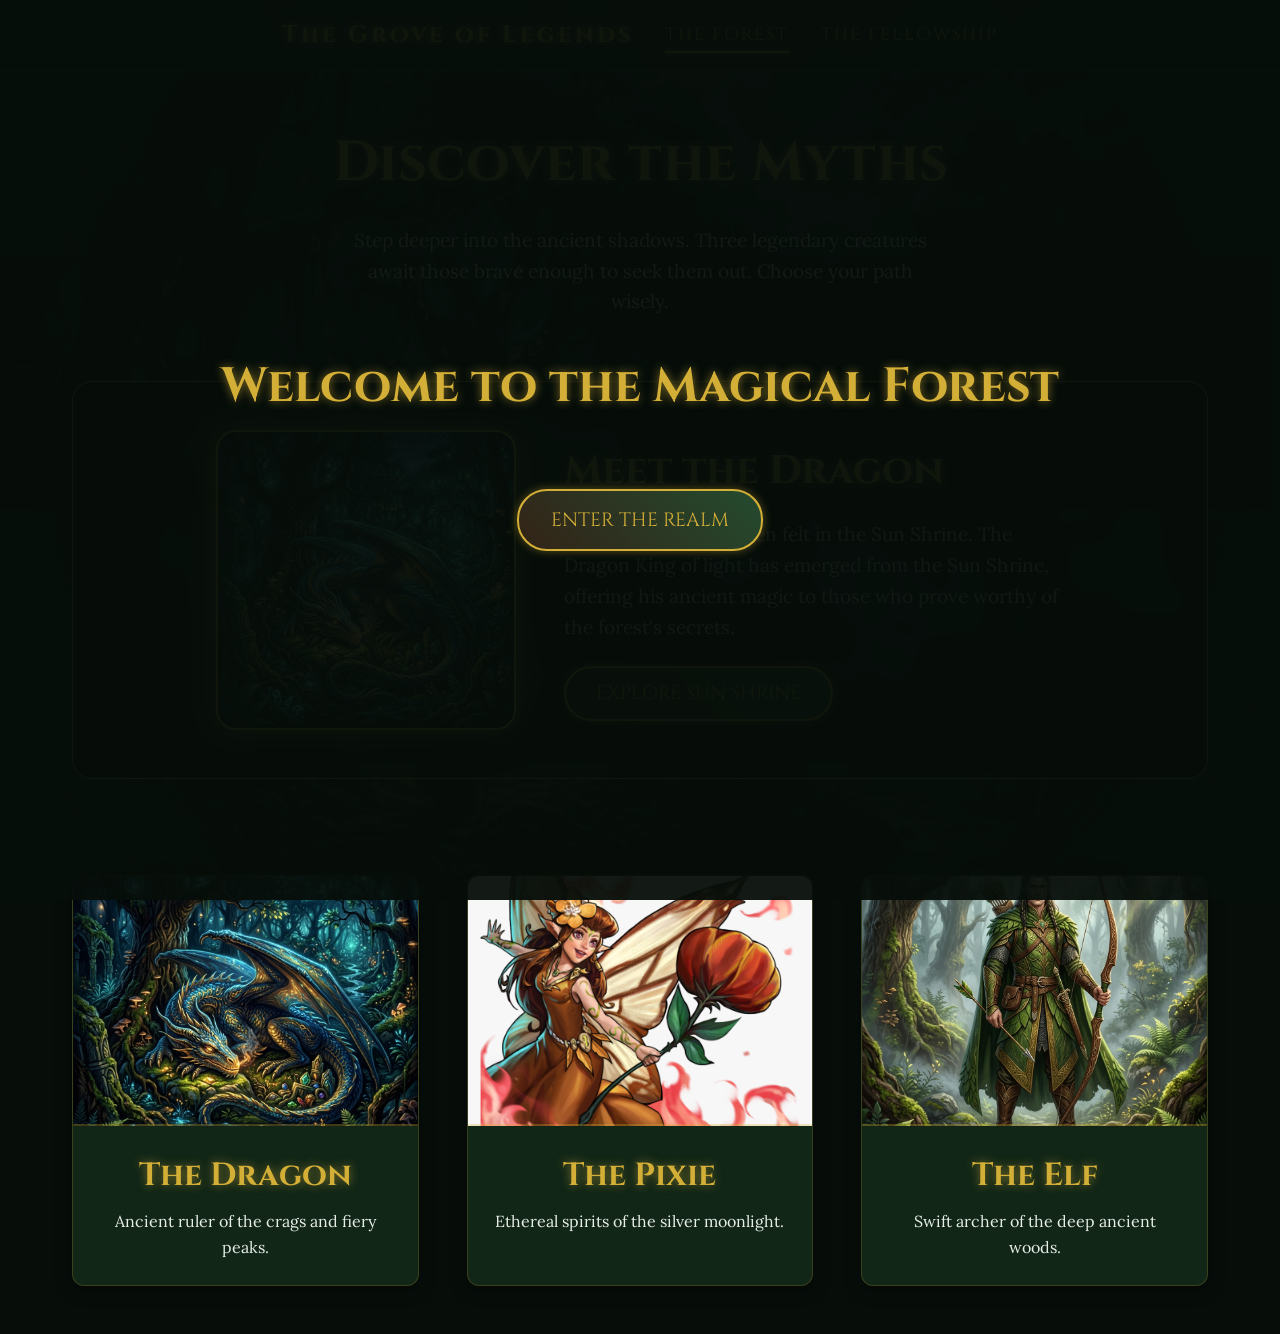
<file: index.html>
<!DOCTYPE html>
<html lang="en">
<head>
    <meta charset="UTF-8">
    <meta name="viewport" content="width=device-width, initial-scale=1.0">
    <title>The Magical Forest - Fantasy Realm</title>
    <meta name="description" content="Explore the dark magical forest and discover mythical fantasy creatures.">
    <link rel="stylesheet" href="css/style.css">
    <style>
        .magical-bg-container {
            background-image: url('images/forest.png');
        }
        
        .enter-forest-overlay {
            position: fixed;
            top: 0; left: 0; width: 100%; height: 100%;
            background: rgba(7, 14, 10, 0.95);
            z-index: 2000;
            display: flex;
            flex-direction: column;
            justify-content: center;
            align-items: center;
            transition: opacity 1s ease;
        }

        .enter-forest-overlay.hidden {
            opacity: 0;
            pointer-events: none;
        }
    </style>
</head>
<body class="page-transition">

    <!-- Pre-interaction overlay for audio playback policy -->
    <div id="enter-overlay" class="enter-forest-overlay">
        <h1 class="cinzel" style="font-size: 3rem; margin-bottom: 2rem; text-align: center;">Welcome to the Magical Forest</h1>
        <button id="enter-btn" class="btn-magic">Enter the Realm</button>
    </div>

    <!-- Background Audio -->
    <audio id="forest-audio" loop>
        <source src="mixkit-forest-walk-607.mp3" type="audio/mpeg">
    </audio>

    <div class="magical-bg-container"></div>
    <div class="overlay"></div>
    <div class="mist"></div>
    <div class="mist slow"></div>
    
    <div id="particles-container"></div>

    <nav>
        <span class="cinzel" style="font-size: 1.5rem; letter-spacing: 3px; color: var(--gold); text-shadow: 0 0 10px var(--gold);">The Grove of Legends</span>
        <a href="index.html" class="active">The Forest</a>
        <a href="team.html">The Fellowship</a>
    </nav>

    <main>
        <header class="hero">
            <h1>Discover the Myths</h1>
            <p>Step deeper into the ancient shadows. Three legendary creatures await those brave enough to seek them out. Choose your path wisely.</p>
        </header>

        <!-- New Featured Spotlight Section -->
        <section class="featured-creature" style="margin-bottom: 4rem; display: flex; align-items: center; justify-content: center; gap: 3rem; background: rgba(0,0,0,0.4); padding: 3rem; border-radius: 20px; border: 1px solid var(--gold); backdrop-filter: blur(10px);">
            <div class="featured-img" style="width: 300px; height: 300px; border-radius: 20px; background-image: url('images/dragon.png'); background-size: cover; background-position: center; border: 2px solid var(--gold); box-shadow: 0 0 30px var(--gold-glow);"></div>
            <div class="featured-text" style="max-width: 500px;">
                <h2 class="cinzel" style="color: var(--gold); font-size: 2.5rem; margin-bottom: 1rem;">Meet the Dragon</h2>
                <p style="font-size: 1.2rem; line-height: 1.6; opacity: 0.9;">A old presence has been felt in the Sun Shrine. The Dragon King of light has emerged from the Sun Shrine, offering his ancient magic to those who prove worthy of the forest's secrets.</p>
                <a href="dragon/index.html" class="btn-magic" style="display: inline-block; margin-top: 1.5rem; padding: 10px 30px; text-decoration: none;">Explore Sun Shrine</a>
            </div>
        </section>

        <section class="creature-grid">
            <a href="dragon/index.html" class="card">
                <div class="card-img" style="background-image: url('images/dragon.png');"></div>
                <div class="card-content">
                    <h2 class="cinzel">The Dragon</h2>
                    <p>Ancient ruler of the crags and fiery peaks.</p>
                </div>
            </a>
            
            <a href="pixies/index.html" class="card">
                <div class="card-img" style="background-image: url('images/pixie.png');"></div>
                <div class="card-content">
                    <h2 class="cinzel">The Pixie</h2>
                    <p>Ethereal spirits of the silver moonlight.</p>
                </div>
            </a>

            <a href="elf/index.html" class="card">
                <div class="card-img" style="background-image: url('images/elf.png');"></div>
                <div class="card-content">
                    <h2 class="cinzel">The Elf</h2>
                    <p>Swift archer of the deep ancient woods.</p>
                </div>
            </a>
        </section>
    </main>

    <script>
        // Enter Overlay and Audio Logic
        const enterOverlay = document.getElementById('enter-overlay');
        const enterBtn = document.getElementById('enter-btn');
        const forestAudio = document.getElementById('forest-audio');

        enterBtn.addEventListener('click', () => {
            enterOverlay.classList.add('hidden');
            // Try to play audio
            forestAudio.volume = 0.4;
            forestAudio.play().catch(e => console.log("Audio play failed:", e));
            
            // Remove overlay from DOM after transition
            setTimeout(() => {
                enterOverlay.style.display = 'none';
            }, 1000);
        });

        // Generate glowing particles (Fireflies)
        const particlesContainer = document.getElementById('particles-container');
        const numParticles = 40;

        for (let i = 0; i < numParticles; i++) {
            const particle = document.createElement('div');
            particle.classList.add('particle');
            
            // Random positioning
            particle.style.left = Math.random() * 100 + 'vw';
            particle.style.top = Math.random() * 100 + 'vh';
            
            // Random animation delay and duration to make it look organic
            particle.style.animationDelay = (Math.random() * 4) + 's';
            particle.style.animationDuration = (Math.random() * 3 + 2) + 's';
            
            particlesContainer.appendChild(particle);
        }
    </script>
</body>
</html>
</file>
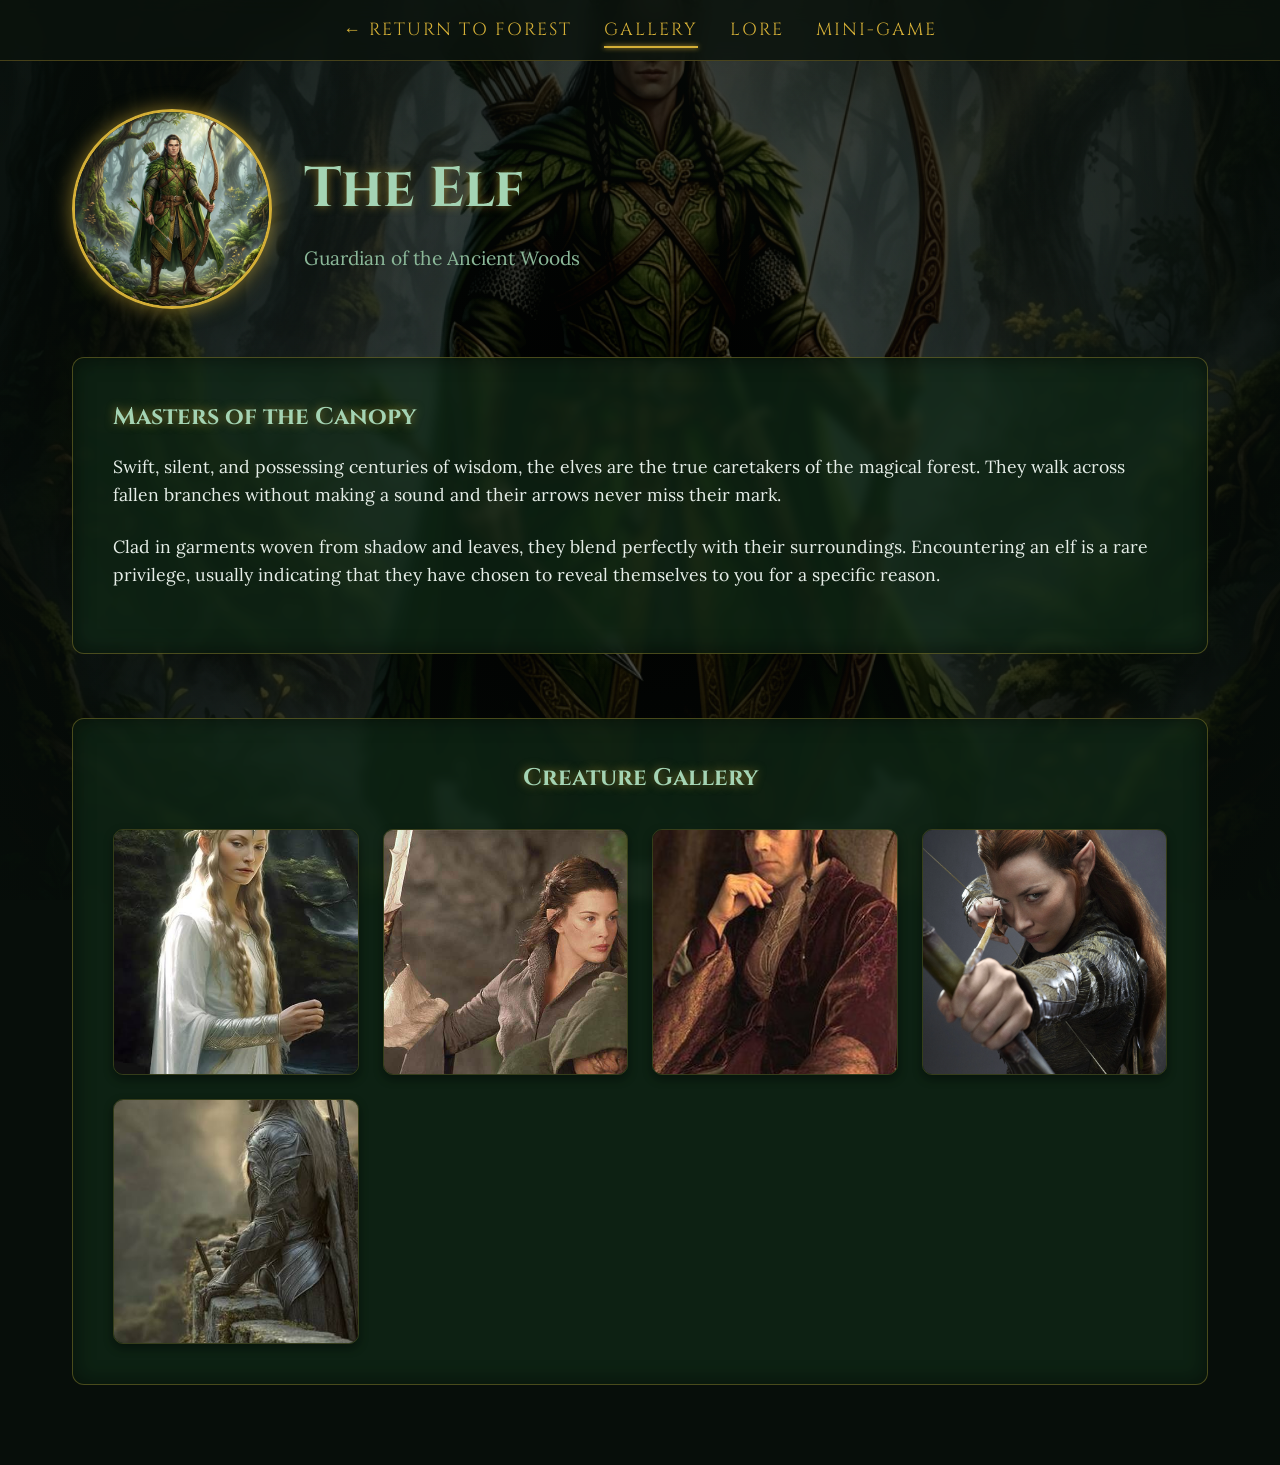
<file: elf/index.html>
<!DOCTYPE html>
<html lang="en">
<head>
    <meta charset="UTF-8">
    <meta name="viewport" content="width=device-width, initial-scale=1.0">
    <title>The Elf - Gallery</title>
    <link rel="stylesheet" href="../css/style.css">
    <style>
        .magical-bg-container {
            background-image: url('../images/elf.png');
            filter: brightness(0.4) contrast(1.1);
        }
    </style>
</head>
<body class="page-transition">

    <div class="magical-bg-container"></div>
    <div class="overlay"></div>
    <div class="mist"></div>

    <nav>
        <a href="../index.html">← Return to Forest</a>
        <a href="index.html" class="active">Gallery</a>
        <a href="info.html">Lore</a>
        <a href="game.html">Mini-Game</a>
    </nav>

    <main>
        <div class="creature-header">
            <img src="../images/elf.png" alt="Woodland Elf Archer">
            <div>
                <h1 class="cinzel" style="font-size: 3.5rem; margin-bottom: 0.5rem; color: #a4d4b4;">The Elf</h1>
                <p style="font-size: 1.2rem; color: #8bb899;">Guardian of the Ancient Woods</p>
            </div>
        </div>

        <div class="content-box">
            <h2 class="cinzel" style="margin-bottom: 1rem; color: #a4d4b4;">Masters of the Canopy</h2>
            <p>
                Swift, silent, and possessing centuries of wisdom, the elves are the true caretakers of the magical forest. They walk across fallen branches without making a sound and their arrows never miss their mark.
            </p>
            <p>
                Clad in garments woven from shadow and leaves, they blend perfectly with their surroundings. Encountering an elf is a rare privilege, usually indicating that they have chosen to reveal themselves to you for a specific reason.
            </p>
        </div>

        <!-- Creature Gallery Section -->
        <div class="content-box" style="margin-top: 2rem;">
            <h2 class="cinzel" style="margin-bottom: 1.5rem; color: #a4d4b4; text-align: center;">Creature Gallery</h2>
            <div class="gallery-grid">
                <div class="gallery-item">
                    <img src="../images/elf_1.jpg" alt="Leaf Bow">
                    <div class="gallery-overlay">
                        <span class="gallery-caption">Leaf Bow</span>
                    </div>
                </div>
                <div class="gallery-item">
                    <img src="../images/elf_2.jpg" alt="Forest Friend">
                    <div class="gallery-overlay">
                        <span class="gallery-caption">Forest Friend</span>
                    </div>
                </div>
                <div class="gallery-item">
                    <img src="../images/elf_3.jpg" alt="Treetop Walk">
                    <div class="gallery-overlay">
                        <span class="gallery-caption">Treetop Walk</span>
                    </div>
                </div>
                <div class="gallery-item">
                    <img src="../images/elf_4.webp" alt="Mossy Light">
                    <div class="gallery-overlay">
                        <span class="gallery-caption">Mossy Light</span>
                    </div>
                </div>
                <div class="gallery-item">
                    <img src="../images/elf_5.jpg" alt="Sunburst Canopy">
                    <div class="gallery-overlay">
                        <span class="gallery-caption">Sunburst Canopy</span>
                    </div>
                </div>
            </div>
        </div>
    </main>


</body>
</html>
</file>
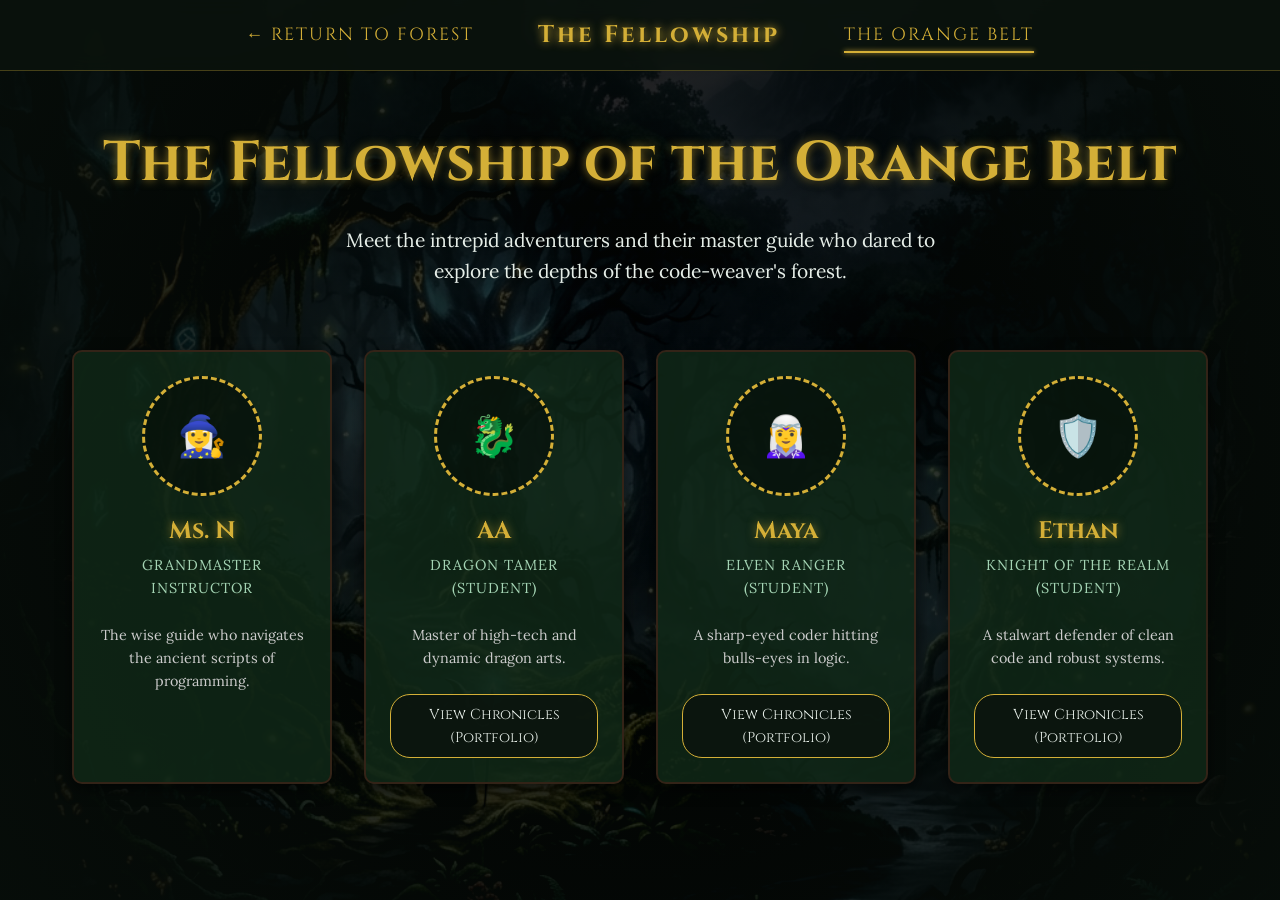
<file: team.html>
<!DOCTYPE html>
<html lang="en">
<head>
    <meta charset="UTF-8">
    <meta name="viewport" content="width=device-width, initial-scale=1.0">
    <title>The Fellowship of the Orange Belt</title>
    <link rel="stylesheet" href="css/style.css">
    <style>
        .magical-bg-container {
            /* Using the forest background, slightly darker so the cards pop out */
            background-image: url('images/forest.png');
            filter: brightness(0.3) contrast(1.1);
        }
    </style>
</head>
<body class="page-transition">

    <!-- Magical Background Elements -->
    <div class="magical-bg-container"></div>
    <div class="overlay"></div>
    <div class="mist"></div>
    <div class="mist slow"></div>

    <nav>
        <a href="index.html">← Return to Forest</a>
        <span class="cinzel" style="font-size: 1.5rem; letter-spacing: 3px; color: var(--gold); text-shadow: 0 0 10px var(--gold); margin: 0 2rem;">The Fellowship</span>
        <a href="team.html" class="active">The Orange Belt</a>
    </nav>

    <main>
        <header class="hero" style="margin-bottom: 2rem;">
            <h1 class="cinzel">The Fellowship of the Orange Belt</h1>
            <p>Meet the intrepid adventurers and their master guide who dared to explore the depths of the code-weaver's forest.</p>
        </header>

        <section class="fellowship-grid">
            
            <!-- Ms. N (Instructor) -->
            <div class="fellowship-card">
                <!-- IMPORTANT: Replace the '👤' or add an <img src="..."> element inside the avatar-wrapper -->
                <div class="avatar-wrapper">
                    <span>🧙‍♀️</span> 
                </div>
                <!-- Feel free to update the name and class/role! -->
                <h3 class="cinzel">Ms. N</h3>
                <div class="role">Grandmaster Instructor</div>
                <p style="margin-bottom: 1.5rem; color: #ccc; font-size: 0.9rem;">
                    The wise guide who navigates the ancient scripts of programming.
                </p>
            </div>

            <!-- Aiden -->
            <div class="fellowship-card">
                <!-- IMPORTANT: Add an image here -->
                <div class="avatar-wrapper">
                    <span>🐉</span>
                </div>
                <h3 class="cinzel">AA</h3>
                <div class="role">Dragon Tamer (Student)</div>
                <p style="margin-bottom: 1.5rem; color: #ccc; font-size: 0.9rem;">
                    Master of high-tech and dynamic dragon arts.
                </p>
                <!-- REPLACE "#" with Aiden's actual GitHub Pages link -->
                <a href="https://vnintendo.github.io/VNintendo-Portfolio/" class="btn-portfolio" target="_blank">View Chronicles (Portfolio)</a>
            </div>

            <!-- Maya -->
            <div class="fellowship-card">
                <!-- IMPORTANT: Add an image here -->
                <div class="avatar-wrapper">
                    <span>🧝‍♀️</span>
                </div>
                <h3 class="cinzel">Maya</h3>
                <div class="role">Elven Ranger (Student)</div>
                <p style="margin-bottom: 1.5rem; color: #ccc; font-size: 0.9rem;">
                    A sharp-eyed coder hitting bulls-eyes in logic.
                </p>
                <!-- REPLACE "#" with Maya's actual GitHub Pages link -->
                <a href="https://icode-dev-col.github.io/Maya-Portfolio/" class="btn-portfolio" target="_blank">View Chronicles (Portfolio)</a>
            </div>

            <!-- Ethan -->
            <div class="fellowship-card">
                <!-- IMPORTANT: Add an image here -->
                <div class="avatar-wrapper">
                    <span>🛡️</span>
                </div>
                <h3 class="cinzel">Ethan</h3>
                <div class="role">Knight of the Realm (Student)</div>
                <p style="margin-bottom: 1.5rem; color: #ccc; font-size: 0.9rem;">
                    A stalwart defender of clean code and robust systems.
                </p>
                <!-- REPLACE "#" with Ethan's actual GitHub Pages link -->
                <a href="https://icode-dev-col.github.io/ethan-portfolio/" class="btn-portfolio" target="_blank">View Chronicles (Portfolio)</a>
            </div>

        </section>
    </main>

</body>
</html>
</file>
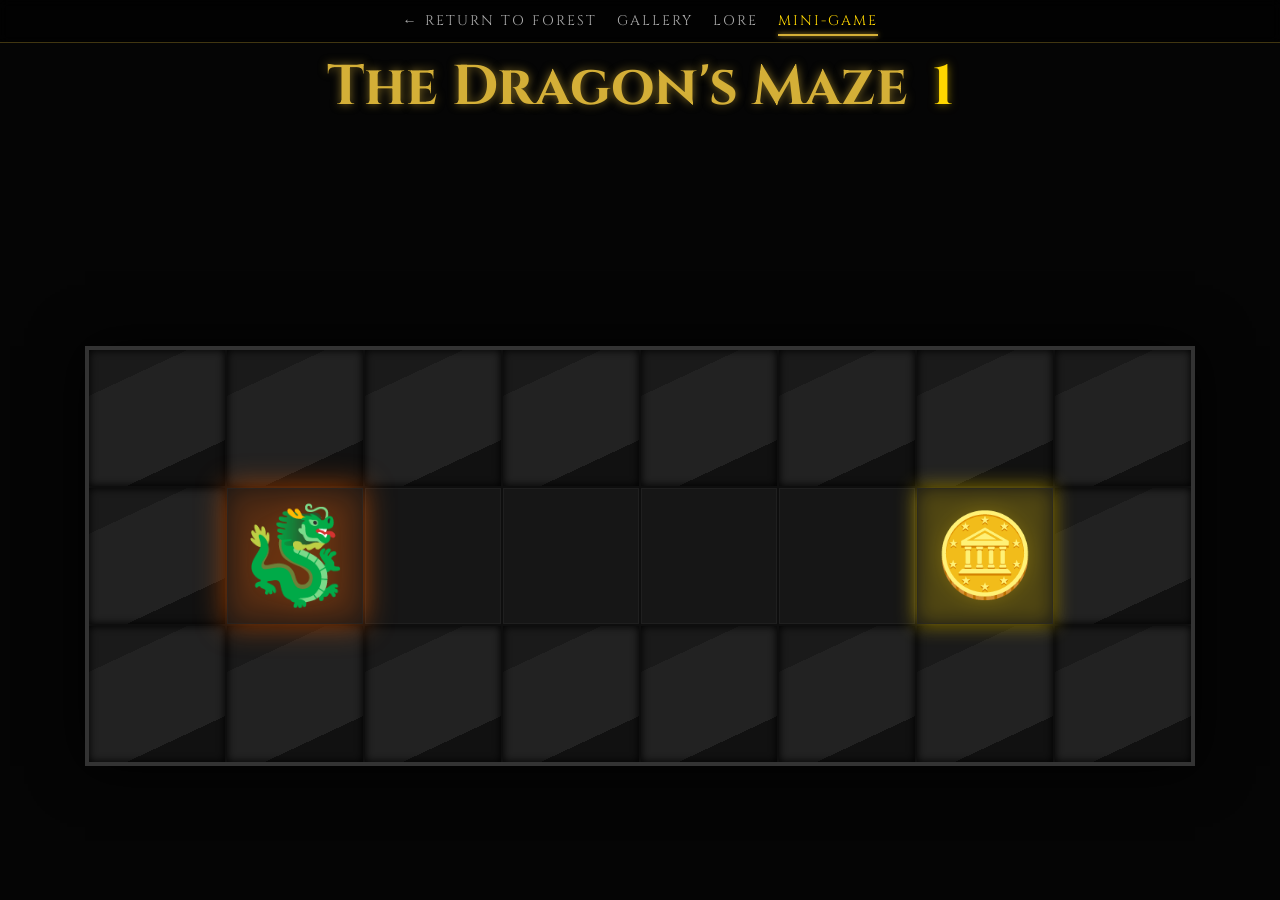
<file: dragon/game.html>
<!DOCTYPE html>
<html lang="en">
<head>
    <meta charset="UTF-8">
    <meta name="viewport" content="width=device-width, initial-scale=1.0, maximum-scale=1.0, user-scalable=no">
    <title>The Dragon's Maze - Hoard Edition</title>
    <link rel="stylesheet" href="../css/style.css">
    <style>
        body, html {
            margin: 0;
            padding: 0;
            width: 100%;
            height: 100%;
            background: #050505;
            color: #e0e0e0;
            font-family: 'Palatino', serif;
            overflow: hidden; 
            display: flex;
            flex-direction: column;
        }

        /* --- Background Elements --- */
        .magical-bg-container {
            position: fixed;
            top: 0; left: 0; width: 100%; height: 100%;
            background-image: url('../images/dragon.png');
            background-size: cover;
            background-position: center;
            filter: brightness(0.15);
            z-index: -2;
        }
        .mist {
            position: fixed;
            top: 0; left: 0; width: 100%; height: 100%;
            background: radial-gradient(circle at center, transparent 30%, black 100%);
            z-index: -1;
            opacity: 0.7;
        }

        /* --- Navigation --- */
        nav {
            display: flex;
            justify-content: center;
            gap: 20px;
            padding: 10px;
            background: rgba(0, 0, 0, 0.6);
            backdrop-filter: blur(5px);
            z-index: 30;
        }
        nav a {
            color: #aaa;
            text-decoration: none;
            font-size: 14px;
            transition: color 0.3s;
        }
        nav a:hover, nav a.active {
            color: gold;
        }

        /* --- Top Bar --- */
        #topBar {
            height: 60px;
            display: flex;
            align-items: center;
            justify-content: center;
            font-size: 28px;
            background: linear-gradient(to bottom, rgba(34,34,34,0.8), rgba(0,0,0,0.9));
            border-bottom: 2px solid #444;
            box-shadow: 0 5px 15px rgba(0,0,0,0.8);
            z-index: 20;
            flex-shrink: 0;
        }

        #level {
            color: gold;
            margin-left: 10px;
            text-shadow: 0 0 10px rgba(255, 215, 0, 0.5);
        }

        #gameContainer {
            flex-grow: 1;
            display: flex;
            justify-content: center;
            align-items: center;
            padding: 20px;
            box-sizing: border-box;
            z-index: 10;
        }

        #maze {
            display: grid;
            gap: 2px; 
            border: 4px solid #333;
            background: rgba(17, 17, 17, 0.8);
            box-shadow: 0 0 50px rgba(0,0,0,1);
        }

        .cell {
            display: flex;
            justify-content: center;
            align-items: center;
            box-sizing: border-box;
        }

        .path {
            background: rgba(28, 28, 28, 0.6);
            border: 1px solid rgba(40, 40, 40, 0.5);
        }

        /* --- Wall Styling --- */
        .wall {
            background-color: #222;
            background-image: 
                linear-gradient(335deg, #111 23%, transparent 23%),
                linear-gradient(155deg, #1a1a1a 23%, transparent 23%);
            box-shadow: inset 0 0 8px #000;
        }

        #player {
            filter: drop-shadow(0 0 15px rgba(255, 100, 0, 1));
            animation: breathe 2s infinite ease-in-out;
            z-index: 20;
            transform: scaleX(-1);
        }

        .goal {
            filter: drop-shadow(0 0 10px gold);
            animation: pulse 0.8s infinite alternate;
        }

        @keyframes breathe {
            0%, 100% { transform: scaleX(-1) scale(0.9); }
            50% { transform: scaleX(-1) scale(1.1); }
        }

        @keyframes pulse {
            from { transform: scale(0.8); }
            to { transform: scale(1.1); }
        }

        #winScreen {
            position: absolute;
            inset: 0;
            background: rgba(0, 0, 0, 0.95);
            display: none;
            flex-direction: column;
            justify-content: center;
            align-items: center;
            color: gold;
            z-index: 100;
        }
    </style>
</head>
<body>

<div class="magical-bg-container"></div>
<div class="mist"></div>

<nav>
    <a href="../index.html">← Return to Forest</a>
    <a href="index.html">Gallery</a>
    <a href="info.html">Lore</a>
    <a href="game.html" class="active">Mini-Game</a>
</nav>

<header class="hero">
    <h1 class="cinzel">The Dragon's Maze <span id="level">1</span></h1>
</header>

<div id="gameContainer">
    <div id="maze"></div>
</div>

<div id="winScreen">
    <h1>👑 HOARD SECURED</h1>
    <p>You have conquered all chambers.</p>
    <button onclick="location.reload()" style="padding: 12px 24px; cursor: pointer; background: gold; border: none; font-weight: bold; border-radius: 5px; margin-top: 20px;">Replay Quest</button>
</div>

<script>
const mazeEl = document.getElementById("maze");
const levelEl = document.getElementById("level");
const winScreen = document.getElementById("winScreen");

let currentLevelIdx = 0;
let playerPos = {x:0, y:0};

const levels = [
    ["########","#S....G#","########"],
    ["##########","#S..#....#","#.#.#.##.#","#.#...#..#","#.#####..#","#......G.#","##########"],
    ["############","#S..#......#","#.#.#.####.#","#.#.#....#.#","#...####.#.#","###......#.#","#.########.#","#........G.#","############"],
    ["##############","#S#..........#","#.#.########.#","#.#.#......#.#","#...#.####.#.#","###.#.#....#.#","#...#.#.####.#","#.###.#......#","#.....######.#","#.##########G#","##############"],
    ["################","#S#............#","#.#.##########.#","#.#.#........#.#","#.#.#.######.#.#","#...#.#....#.#.#","#####.#.##.#.#.#","#.....#.#..#.#.#","#.#####.#.##.#.#","#.#.....#....#.#","#.#.##########.#","#.#............#","#.############.#","#............#G#","################"]
];

function loadLevel() {
    mazeEl.innerHTML = "";
    levelEl.innerText = currentLevelIdx + 1;
    
    const map = levels[currentLevelIdx];
    const rows = map.length;
    const cols = map[0].length;

    const availableWidth = window.innerWidth * 0.85;
    const availableHeight = (window.innerHeight - 150) * 0.85;
    const cellSize = Math.floor(Math.min(availableWidth / cols, availableHeight / rows));

    mazeEl.style.gridTemplateColumns = `repeat(${cols}, ${cellSize}px)`;
    mazeEl.style.gridTemplateRows = `repeat(${rows}, ${cellSize}px)`;

    map.forEach((row, y) => {
        [...row].forEach((cell, x) => {
            const div = document.createElement("div");
            div.classList.add("cell");
            div.style.width = `${cellSize}px`;
            div.style.height = `${cellSize}px`;

            if (cell === "#") {
                div.classList.add("wall");
            } else {
                div.classList.add("path");
            }

            if (cell === "S") {
                playerPos = {x, y};
                div.id = "player";
                div.innerHTML = "🐉";
                div.style.fontSize = `${cellSize * 0.7}px`;
            }

            if (cell === "G") {
                div.classList.add("goal");
                div.innerHTML = "🪙";
                div.style.fontSize = `${cellSize * 0.6}px`;
            }

            mazeEl.appendChild(div);
        });
    });
}

function move(dx, dy) {
    const map = levels[currentLevelIdx];
    const newX = playerPos.x + dx;
    const newY = playerPos.y + dy;

    if (newY < 0 || newY >= map.length || newX < 0 || newX >= map[0].length) return;
    if (map[newY][newX] === "#") return;

    const cells = document.querySelectorAll(".cell");
    const cols = map[0].length;
    const oldIndex = playerPos.y * cols + playerPos.x;
    const newIndex = newY * cols + newX;

    const playerEmoji = cells[oldIndex].innerHTML;
    const playerSize = cells[oldIndex].style.fontSize;

    cells[oldIndex].innerHTML = "";
    cells[oldIndex].id = "";

    playerPos = {x:newX, y:newY};
    
    if (map[newY][newX] === "G") {
        currentLevelIdx++;
        if (currentLevelIdx >= levels.length) {
            winScreen.style.display = "flex";
        } else {
            setTimeout(loadLevel, 100);
        }
    } else {
        cells[newIndex].id = "player";
        cells[newIndex].innerHTML = playerEmoji;
        cells[newIndex].style.fontSize = playerSize;
    }
}

window.addEventListener("resize", loadLevel);

document.addEventListener("keydown", e => {
    if(["ArrowUp","ArrowDown","ArrowLeft","ArrowRight"].includes(e.key)) {
        e.preventDefault();
    }
    if (e.key === "ArrowUp") move(0,-1);
    if (e.key === "ArrowDown") move(0,1);
    if (e.key === "ArrowLeft") move(-1,0);
    if (e.key === "ArrowRight") move(1,0);
});

loadLevel();
</script>

</body>
</html>
</file>
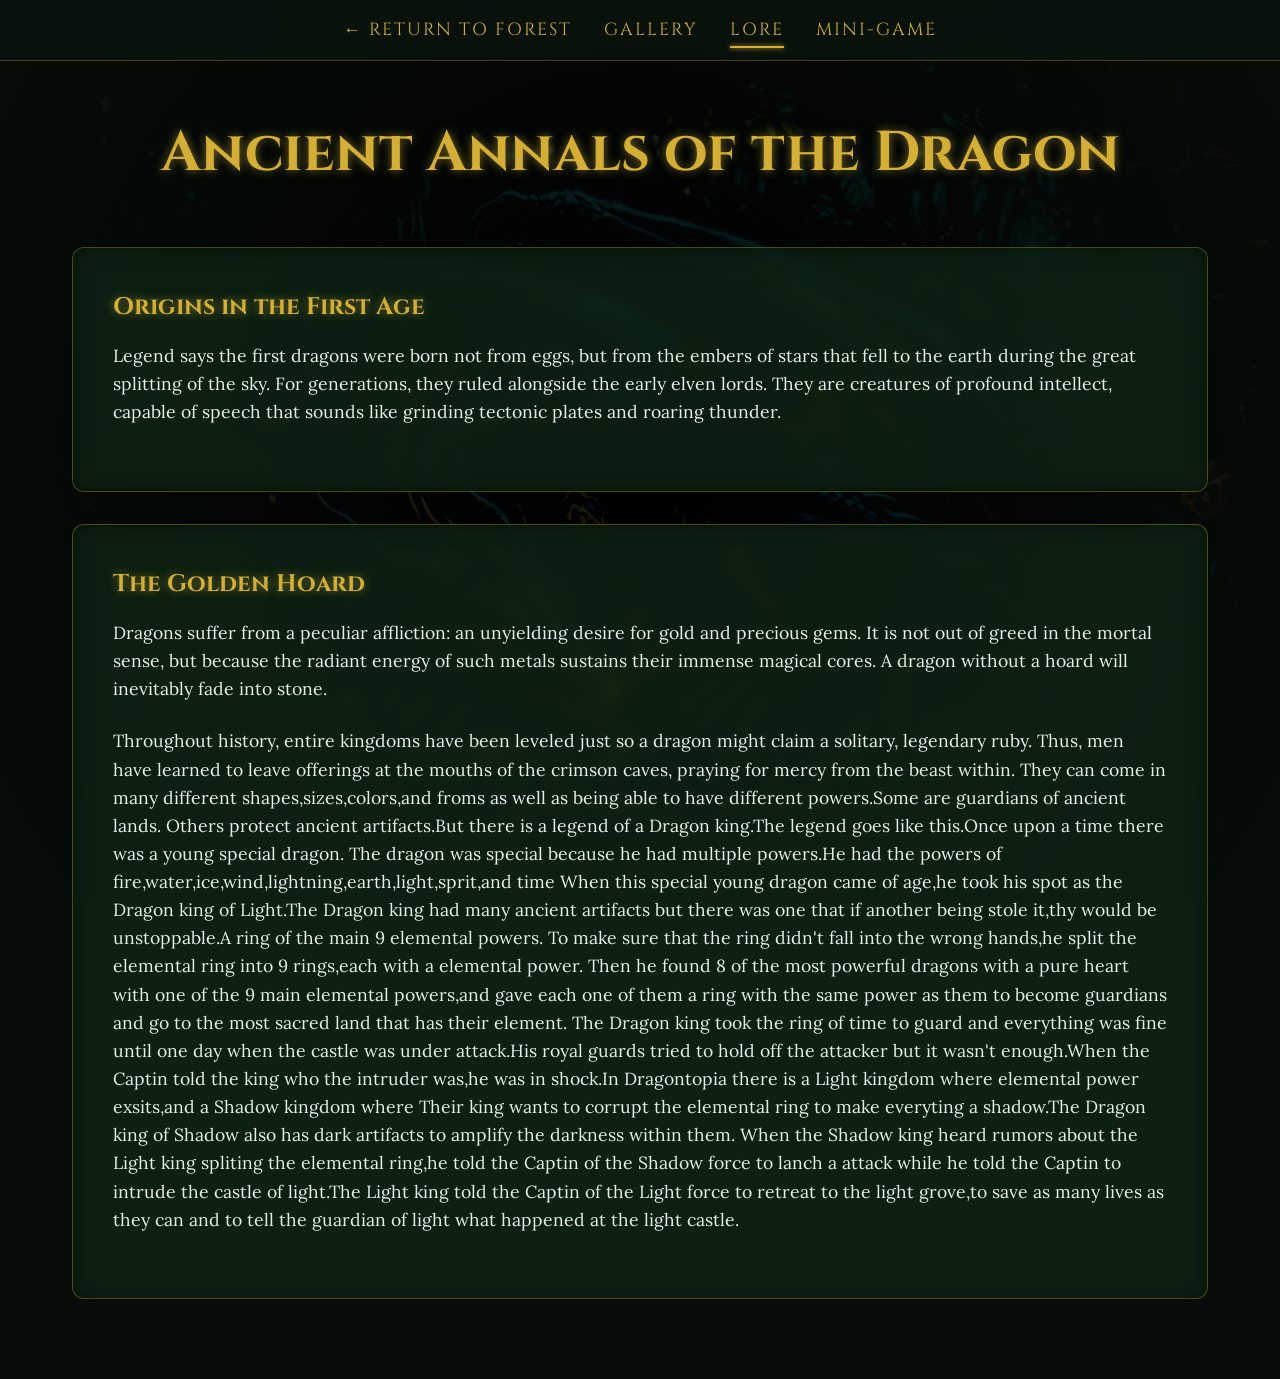
<file: dragon/info.html>
<!DOCTYPE html>
<html lang="en">
<head>
    <meta charset="UTF-8">
    <meta name="viewport" content="width=device-width, initial-scale=1.0">
    <title>The Dragon - Lore</title>
    <link rel="stylesheet" href="../css/style.css">
    <style>
        .magical-bg-container {
            background-image: url('../images/dragon.png');
            filter: brightness(0.2) contrast(1.2);
        }
    </style>
</head>
<body class="page-transition">

    <div class="magical-bg-container"></div>
    <div class="overlay"></div>

    <nav>
        <a href="../index.html">← Return to Forest</a>
        <a href="index.html">Gallery</a>
        <a href="info.html" class="active">Lore</a>
        <a href="game.html">Mini-Game</a>
    </nav>

    <main>
        <header class="hero" style="margin-bottom: 2rem;">
            <h1 class="cinzel">Ancient Annals of the Dragon</h1>
        </header>

        <div class="content-box">
            <h2 class="cinzel" style="margin-bottom: 1rem;">Origins in the First Age</h2>
            <p>
                Legend says the first dragons were born not from eggs, but from the embers of stars that fell to the earth during the great splitting of the sky. For generations, they ruled alongside the early elven lords. They are creatures of profound intellect, capable of speech that sounds like grinding tectonic plates and roaring thunder.
            </p>
        </div>

        <div class="content-box">
            <h2 class="cinzel" style="margin-bottom: 1rem;">The Golden Hoard</h2>
            <p>
                Dragons suffer from a peculiar affliction: an unyielding desire for gold and precious gems. It is not out of greed in the mortal sense, but because the radiant energy of such metals sustains their immense magical cores. A dragon without a hoard will inevitably fade into stone.
            </p>
            <p>
                Throughout history, entire kingdoms have been leveled just so a dragon might claim a solitary, legendary ruby. Thus, men have learned to leave offerings at the mouths of the crimson caves, praying for mercy from the beast within.
                They can come in many different shapes,sizes,colors,and froms as well as being able to have different powers.Some are guardians of ancient lands.
                Others protect ancient artifacts.But there is a legend of a Dragon king.The legend goes like this.Once upon a time there was a young special dragon.
                The dragon was special because he had multiple powers.He had the powers of fire,water,ice,wind,lightning,earth,light,sprit,and time 
                When this special young dragon came of age,he took his spot as the Dragon king of Light.The Dragon king had many ancient artifacts but there was one that if another being stole it,thy would be unstoppable.A ring of the main 9 elemental powers.
                To make sure that the ring didn't fall into the wrong hands,he split the elemental ring into 9 rings,each with a elemental power.
                Then he found 8 of the most powerful dragons with a pure heart with one of the 9 main elemental powers,and gave each one of them a ring with the same power as them to become guardians and go to the most sacred land that has their element.
                The Dragon king took the ring of time to guard and everything was fine until one day when the castle was under attack.His royal guards tried to hold off the attacker but it wasn't enough.When the Captin told the king who the intruder was,he was in shock.In Dragontopia there is
                a Light kingdom where elemental power exsits,and a Shadow kingdom where Their king wants to corrupt the elemental ring to make everyting a shadow.The Dragon king of Shadow also has dark artifacts to amplify the darkness within them.
                When the Shadow king heard rumors about the Light king spliting the elemental ring,he told the Captin of the Shadow force to lanch a attack while he told the Captin to intrude the castle of light.The Light king told the Captin of the Light force to retreat to the light grove,to save as many lives as they can
                and to tell the guardian of light what happened at the light castle.
            </p>
        </div>
    </main>

    <!-- Background Audio -->
    <audio autoplay loop>
        <source src="../dragon-growl.wav" type="audio/wav">
    </audio>
</body>
</html>
</file>
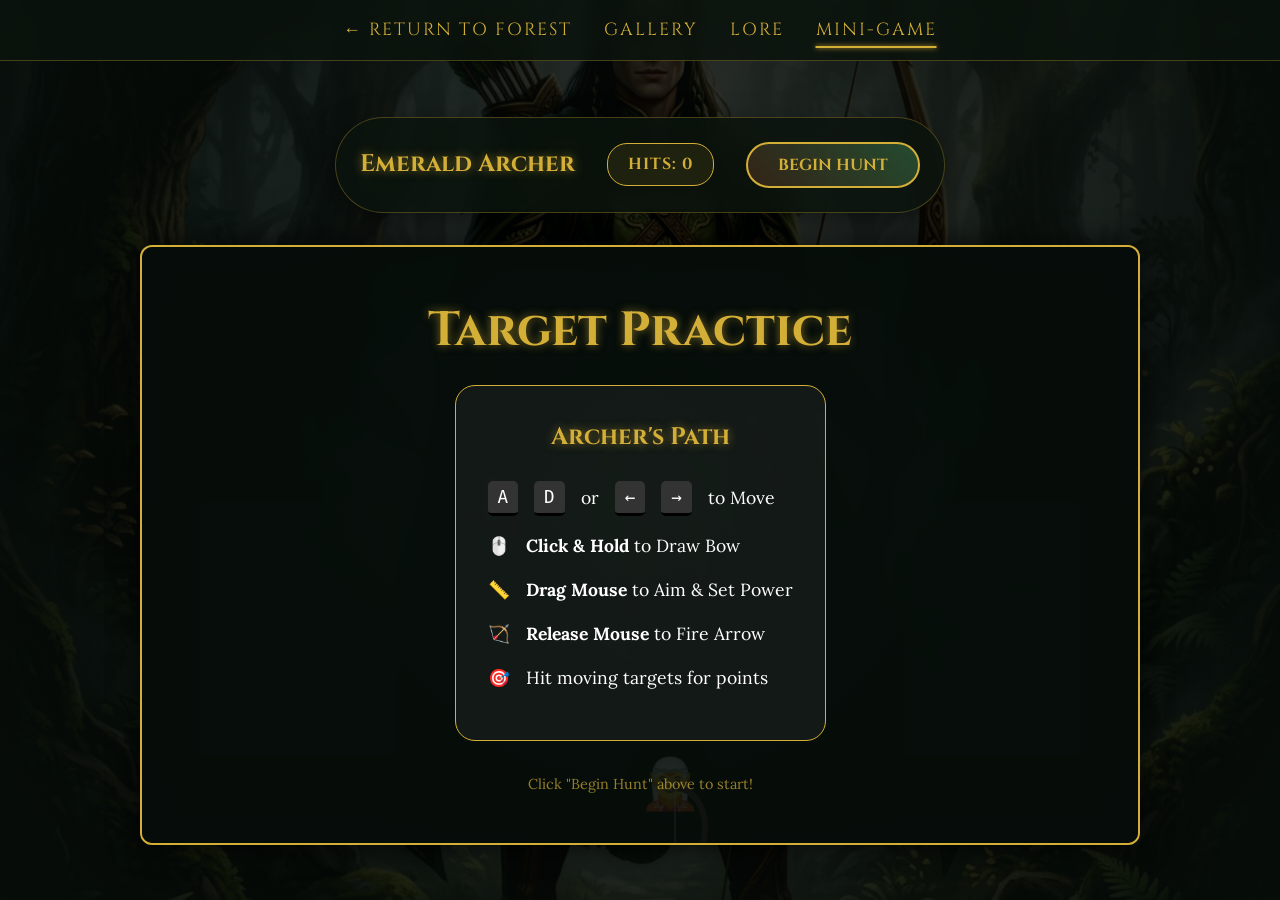
<file: elf/game.html>
<!DOCTYPE html>
<html lang="en">
<head>
    <meta charset="UTF-8">
    <meta name="viewport" content="width=device-width, initial-scale=1.0">
    <title>Emerald Archer - Training Grounds</title>
    <link rel="stylesheet" href="../css/style.css">
    <style>
        body {
            overflow: hidden;
            background: #040d08;
            font-family: var(--font-body);
        }

        .magical-bg-container {
            background-image: url('../images/elf.png');
            filter: brightness(0.3) contrast(1.1);
        }

        .game-canvas-wrapper {
            flex: 1;
            display: flex;
            flex-direction: column;
            justify-content: center;
            align-items: center;
            padding: 2rem;
            position: relative;
            z-index: 10;
        }

        .archery-canvas {
            width: 100%;
            max-width: 1000px;
            height: 600px;
            background: radial-gradient(circle at 50% 40%, rgba(26, 58, 42, 0.4) 0%, rgba(4, 13, 8, 0.8) 70%);
            border: 2px solid var(--gold);
            border-radius: 12px;
            position: relative;
            overflow: hidden;
            cursor: crosshair;
            box-shadow: 0 0 30px rgba(0,0,0,0.8), inset 0 0 50px rgba(0,0,0,0.5);
            backdrop-filter: blur(5px);
        }

        .target {
            position: absolute;
            width: 40px;
            height: 40px;
            background: rgba(239, 68, 68, 0.2);
            border: 4px solid #ffffff;
            border-radius: 50%;
            display: flex;
            align-items: center;
            justify-content: center;
            box-shadow: 0 0 15px rgba(239, 68, 68, 0.4);
            transition: transform 0.1s ease-out, opacity 0.1s ease-out;
        }
        .target::after {
            content: '';
            width: 15px;
            height: 15px;
            background: #ef4444;
            border-radius: 50%;
        }

        /* Character & Bow */
        .elf {
            position: absolute;
            width: 60px;
            height: 80px;
            bottom: 20px;
            display: flex;
            flex-direction: column;
            align-items: center;
            z-index: 20;
            will-change: left;
        }

        .elf-emoji {
            font-size: 50px;
            filter: drop-shadow(0 5px 10px rgba(0,0,0,0.5));
            user-select: none;
        }

        .bow-container {
            position: absolute;
            width: 60px;
            height: 100px;
            top: 35px;
            left: 25px; 
            pointer-events: none;
            transform-origin: 10px 50px; 
            transition: transform 0.1s ease-out;
        }

        .arrow {
            position: absolute;
            width: 40px;
            height: 3px;
            background: #8d6e63;
            border-radius: 2px;
            z-index: 15;
        }
        .arrow::before { 
            content: '';
            position: absolute;
            left: 0; top: -3px;
            width: 8px; height: 9px;
            background: #34d399;
            clip-path: polygon(0 0, 100% 30%, 100% 70%, 0 100%);
        }
        .arrow::after { 
            content: '';
            position: absolute;
            right: -2px; top: -2px;
            width: 6px; height: 6px;
            background: #94a3b8;
            transform: rotate(45deg);
        }

        .hud {
            padding: 1.5rem;
            background: var(--nav-bg);
            border: 1px solid rgba(212, 175, 55, 0.3);
            border-radius: 50px;
            display: flex;
            justify-content: center;
            align-items: center;
            gap: 2rem;
            margin-bottom: 2rem;
            backdrop-filter: blur(10px);
            box-shadow: 0 10px 30px rgba(0,0,0,0.5);
        }

        .stat-box {
            background: rgba(212, 175, 55, 0.1);
            padding: 8px 20px;
            border-radius: 20px;
            border: 1px solid var(--gold);
            font-weight: bold;
            color: var(--gold);
            font-family: var(--font-heading);
            letter-spacing: 1px;
        }

        #start-btn {
            padding: 10px 30px;
            font-size: 1rem;
            background: linear-gradient(45deg, var(--wood-brown), var(--forest-light));
            color: var(--gold);
            border: 2px solid var(--gold);
            border-radius: 50px;
            cursor: pointer;
            font-weight: bold;
            text-transform: uppercase;
            transition: all 0.3s ease;
            font-family: var(--font-heading);
        }

        #start-btn:hover:not(:disabled) {
            transform: scale(1.05);
            box-shadow: 0 0 20px var(--gold-glow);
            color: #fff;
        }

        /* Instructions Overlay */
        .screen { 
            position: absolute; 
            width: 100%; height: 100%; 
            background: rgba(7, 14, 10, 0.9); 
            display: flex; flex-direction: column; 
            justify-content: center; align-items: center; 
            color: white; 
            z-index: 100; 
            text-align: center;
            padding: 2rem;
            border-radius: 10px;
        }

        .instruction-box {
            background: rgba(255,255,255,0.05);
            padding: 2rem;
            border-radius: 20px;
            border: 1px solid var(--gold);
            max-width: 500px;
            margin-bottom: 2rem;
            text-align: left;
        }

        .instruction-box h2 { text-align: center; margin-bottom: 1.5rem; }
        .instruction-row { display: flex; align-items: center; gap: 1rem; margin-bottom: 1rem; font-size: 1.1rem; }
        .key { background: #333; padding: 2px 10px; border-radius: 5px; border-bottom: 3px solid #000; font-family: monospace; }
    </style>
</head>

<body class="page-transition">

    <div class="magical-bg-container"></div>
    <div class="overlay"></div>
    <div class="mist"></div>

    <nav>
        <a href="../index.html">← Return to Forest</a>
        <a href="index.html">Gallery</a>
        <a href="info.html">Lore</a>
        <a href="game.html" class="active">Mini-Game</a>
    </nav>

    <div class="game-canvas-wrapper">
        <div class="hud">
            <h2 class="cinzel" style="margin:0; font-size: 1.5rem;">Emerald Archer</h2>
            <div class="stat-box">HITS: <span id="hits">0</span></div>
            <button id="start-btn">Begin Hunt</button>
        </div>

        <div class="archery-canvas" id="canvas">
            <!-- Start Screen -->
            <div id="startScreen" class="screen">
                <h1 class="cinzel" style="font-size: 3rem; color: var(--gold); margin-bottom: 1rem;">Target Practice</h1>
                
                <div class="instruction-box">
                    <h2 class="cinzel">Archer's Path</h2>
                    <div class="instruction-row">
                        <span class="key">A</span> <span class="key">D</span> <span>or</span> <span class="key">←</span> <span class="key">→</span> <span>to Move</span>
                    </div>
                    <div class="instruction-row">
                        <span>🖱️</span> <span><b>Click & Hold</b> to Draw Bow</span>
                    </div>
                    <div class="instruction-row">
                        <span>📏</span> <span><b>Drag Mouse</b> to Aim & Set Power</span>
                    </div>
                    <div class="instruction-row">
                        <span>🏹</span> <span><b>Release Mouse</b> to Fire Arrow</span>
                    </div>
                    <div class="instruction-row">
                        <span>🎯</span> <span>Hit moving targets for points</span>
                    </div>
                </div>

                <p style="color: var(--gold); opacity: 0.7; font-size: 0.9rem;">Click "Begin Hunt" above to start!</p>
            </div>

            <div class="elf" id="player-elf" style="left: 50%;">
                <div class="elf-emoji">🧝</div>
                <div class="bow-container" id="bow-ui">
                    <svg width="60" height="100" viewBox="0 0 60 100">
                        <path d="M 10 10 C 50 10, 50 90, 10 90" fill="none" stroke="#5d4037" stroke-width="6" stroke-linecap="round"/>
                        <path id="bow-string" d="M 10 12 L 10 50 L 10 88" fill="none" stroke="rgba(255,255,255,0.6)" stroke-width="1.5"/>
                    </svg>
                </div>
            </div>
        </div>
    </div>

<script>
const canvas = document.getElementById('canvas');
const hitsEl = document.getElementById('hits');
const startBtn = document.getElementById('start-btn');
const startScreen = document.getElementById('startScreen');
const bowString = document.getElementById('bow-string');
const bowContainer = document.getElementById('bow-ui');
const playerElf = document.getElementById('player-elf');

let hits = 0;
let arrows = [];
let targets = [];
let isPlaying = false;
const gravity = 0.25;

// --- MOVEMENT VARIABLES ---
let playerX = canvas.clientWidth / 2;
let moveDir = 0; // -1 for left, 1 for right, 0 for still
const moveSpeed = 7;

let mouseX = 0;
let mouseY = 0;
let isAiming = false;
let aimStartX = 0;
let aimStartY = 0;

// Input Listeners
window.addEventListener('keydown', (e) => {
    if (e.key === 'a' || e.key === 'ArrowLeft') moveDir = -1;
    if (e.key === 'd' || e.key === 'ArrowRight') moveDir = 1;
});

window.addEventListener('keyup', (e) => {
    if ((e.key === 'a' || e.key === 'ArrowLeft') && moveDir === -1) moveDir = 0;
    if ((e.key === 'd' || e.key === 'ArrowRight') && moveDir === 1) moveDir = 0;
});

window.addEventListener('mousemove', (e) => {
    const rect = canvas.getBoundingClientRect();
    mouseX = e.clientX - rect.left;
    mouseY = e.clientY - rect.top;
    updateBowRotation();
});

function updateBowRotation() {
    const bowWorldX = playerX + 35;
    const bowWorldY = canvas.clientHeight - 45;

    if (!isAiming) {
        const angle = Math.atan2(mouseY - bowWorldY, mouseX - bowWorldX);
        bowContainer.style.transform = `rotate(${angle}rad)`;
    } else {
        const dx = aimStartX - mouseX;
        const dy = aimStartY - mouseY;
        const angle = Math.atan2(dy, dx);
        const dist = Math.sqrt(dx*dx + dy*dy);
        const drawAmount = Math.min(dist / 2, 40);
        
        bowContainer.style.transform = `rotate(${angle}rad)`;
        bowString.setAttribute('d', `M 10 12 L ${10 - drawAmount} 50 L 10 88`);
    }
}

canvas.addEventListener('mousedown', (e) => {
    if (!isPlaying) return;
    isAiming = true;
    const rect = canvas.getBoundingClientRect();
    aimStartX = e.clientX - rect.left;
    aimStartY = e.clientY - rect.top;
});

window.addEventListener('mouseup', (e) => {
    if (!isAiming) return;
    isAiming = false;

    const dx = aimStartX - mouseX;
    const dy = aimStartY - mouseY;
    const angle = Math.atan2(dy, dx);
    const dist = Math.sqrt(dx*dx + dy*dy);
    const power = Math.min(dist * 0.15, 20);
    
    bowString.setAttribute('d', `M 10 12 L 10 50 L 10 88`);
    if (power > 2) shootArrow(angle, power);
});

function shootArrow(angle, power) {
    const arrowEl = document.createElement('div');
    arrowEl.className = 'arrow';
    canvas.appendChild(arrowEl);

    arrows.push({
        el: arrowEl,
        x: playerX + 35,
        y: canvas.clientHeight - 45,
        vx: Math.cos(angle) * power,
        vy: Math.sin(angle) * power,
        rotation: angle
    });
}

function spawnTarget() {
    const targetEl = document.createElement('div');
    targetEl.className = 'target';
    const x = Math.random() * (canvas.clientWidth - 100) + 50;
    const y = Math.random() * (canvas.clientHeight - 250) + 50;
    targetEl.style.left = x + 'px';
    targetEl.style.top = y + 'px';
    canvas.appendChild(targetEl);
    targets.push({ el: targetEl, x, y, size: 40 });

    setTimeout(() => {
        if (targetEl.parentNode) {
            targetEl.remove();
            targets = targets.filter(t => t.el !== targetEl);
        }
    }, 4000);
}

function update() {
    // --- MOVE PLAYER ---
    if (moveDir !== 0) {
        playerX += moveDir * moveSpeed;
        // Boundary checks
        if (playerX < 0) playerX = 0;
        if (playerX > canvas.clientWidth - 60) playerX = canvas.clientWidth - 60;
        
        playerElf.style.left = playerX + 'px';
        updateBowRotation(); // Keep bow pointing at cursor while walking
    }

    // --- ARROW PHYSICS ---
    arrows.forEach((arrow, i) => {
        arrow.vy += gravity;
        arrow.x += arrow.vx;
        arrow.y += arrow.vy;
        arrow.rotation = Math.atan2(arrow.vy, arrow.vx);

        arrow.el.style.left = arrow.x + 'px';
        arrow.el.style.top = arrow.y + 'px';
        arrow.el.style.transform = `translate(-50%, -50%) rotate(${arrow.rotation}rad)`;

        targets.forEach((target, ti) => {
            const dx = arrow.x - (target.x + 20);
            const dy = arrow.y - (target.y + 20);
            const dist = Math.sqrt(dx*dx + dy*dy);

            if (dist < 25) {
                target.el.style.transform = 'scale(1.5)';
                target.el.style.opacity = '0';
                setTimeout(() => target.el.remove(), 100);
                arrow.el.remove();
                targets.splice(ti, 1);
                arrows.splice(i, 1);
                hits++;
                hitsEl.innerText = hits;
            }
        });

        if (arrow.y > canvas.clientHeight + 100 || arrow.x > canvas.clientWidth + 100 || arrow.x < -100) {
            if (arrow.el.parentNode) arrow.el.remove();
            arrows.splice(i, 1);
        }
    });

    requestAnimationFrame(update);
}

startBtn.addEventListener('click', () => {
    if (isPlaying) return;
    isPlaying = true;
    hits = 0;
    hitsEl.innerText = hits;
    startBtn.innerText = "HUNTING...";
    startBtn.style.opacity = "0.5";
    startBtn.disabled = true;
    startScreen.style.display = "none";

    let count = 0;
    const interval = setInterval(() => {
        spawnTarget();
        count++;
        if (count >= 20) {
            clearInterval(interval);
            setTimeout(() => {
                isPlaying = false;
                startBtn.innerText = "Begin Hunt";
                startBtn.style.opacity = "1";
                startBtn.disabled = false;
                startScreen.style.display = "flex";
                alert("Hunt Concluded. Final Score: " + hits);
            }, 4000);
        }
    }, 1000);
});

update();
</script>
</body>
</html>
</file>
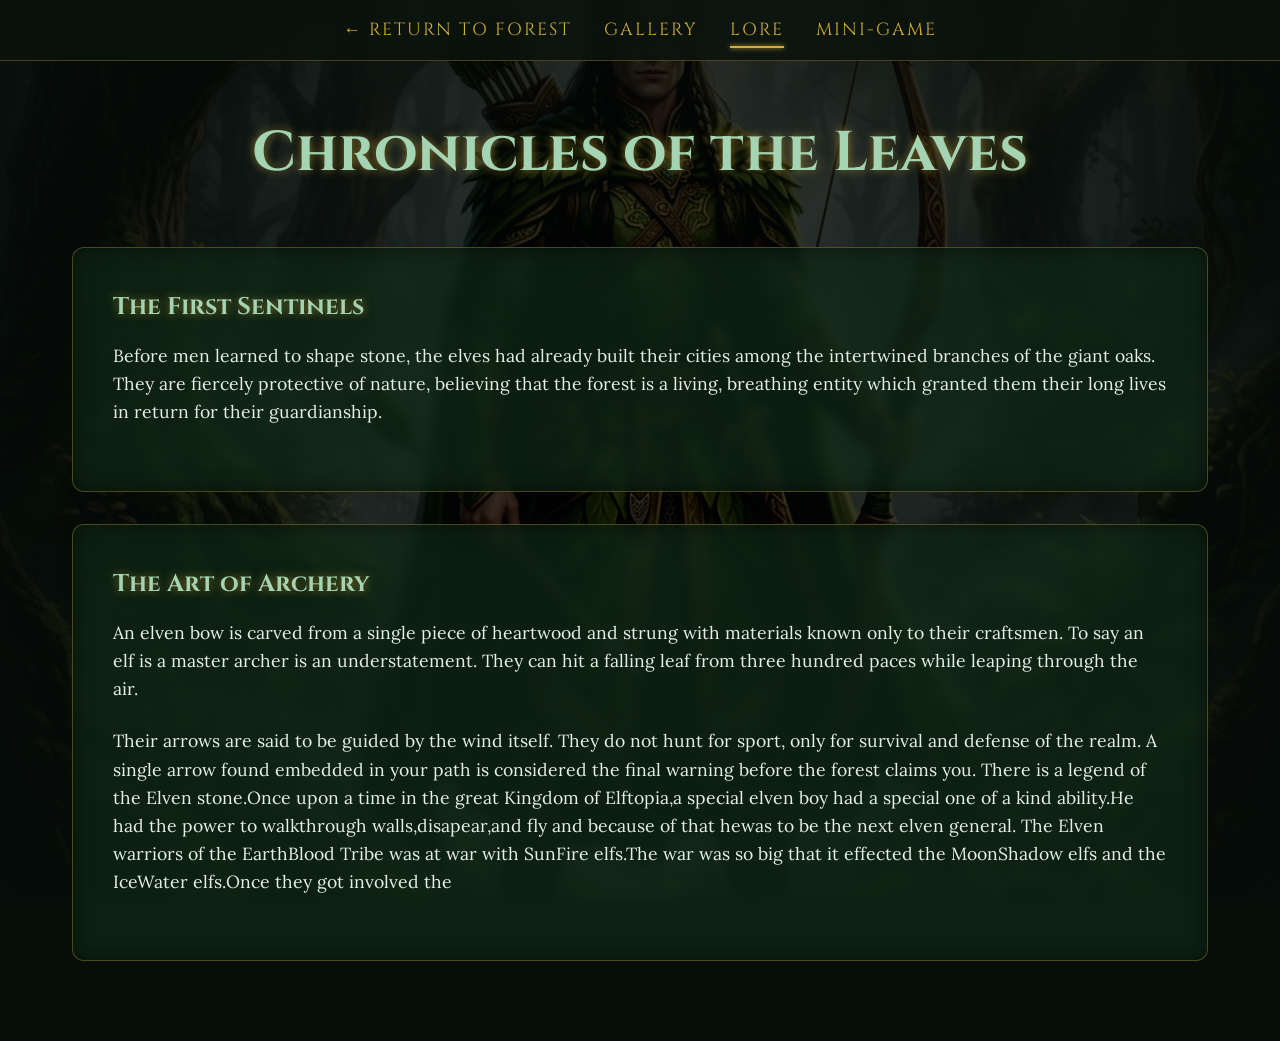
<file: elf/info.html>
<!DOCTYPE html>
<html lang="en">
<head>
    <meta charset="UTF-8">
    <meta name="viewport" content="width=device-width, initial-scale=1.0">
    <title>The Elf - Lore</title>
    <link rel="stylesheet" href="../css/style.css">
    <style>
        .magical-bg-container {
            background-image: url('../images/elf.png');
            filter: brightness(0.3) contrast(1.1);
        }
    </style>
</head>
<body class="page-transition">

    <div class="magical-bg-container"></div>
    <div class="overlay"></div>

    <nav>
        <a href="../index.html">← Return to Forest</a>
        <a href="index.html">Gallery</a>
        <a href="info.html" class="active">Lore</a>
        <a href="game.html">Mini-Game</a>
    </nav>

    <main>
        <header class="hero" style="margin-bottom: 2rem;">
            <h1 class="cinzel" style="color: #a4d4b4;">Chronicles of the Leaves</h1>
        </header>

        <div class="content-box">
            <h2 class="cinzel" style="margin-bottom: 1rem; color: #a4d4b4;">The First Sentinels</h2>
            <p>
                Before men learned to shape stone, the elves had already built their cities among the intertwined branches of the giant oaks. They are fiercely protective of nature, believing that the forest is a living, breathing entity which granted them their long lives in return for their guardianship.
            </p>
        </div>

        <div class="content-box">
            <h2 class="cinzel" style="margin-bottom: 1rem; color: #a4d4b4;">The Art of Archery</h2>
            <p>
                An elven bow is carved from a single piece of heartwood and strung with materials known only to their craftsmen. To say an elf is a master archer is an understatement. They can hit a falling leaf from three hundred paces while leaping through the air.
            </p>
            <p>
                Their arrows are said to be guided by the wind itself. They do not hunt for sport, only for survival and defense of the realm. A single arrow found embedded in your path is considered the final warning before the forest claims you.
                There is a legend of the Elven stone.Once upon a time in the great Kingdom of Elftopia,a special elven boy had a special one of a kind ability.He had the power to walkthrough walls,disapear,and fly and because of that hewas to be the next elven general.
                The Elven warriors of the EarthBlood Tribe was at war with SunFire elfs.The war was so big that it effected the MoonShadow elfs and the IceWater elfs.Once they got involved the 
            </p>
        </div>
    </main>

</body>
</html>
</file>
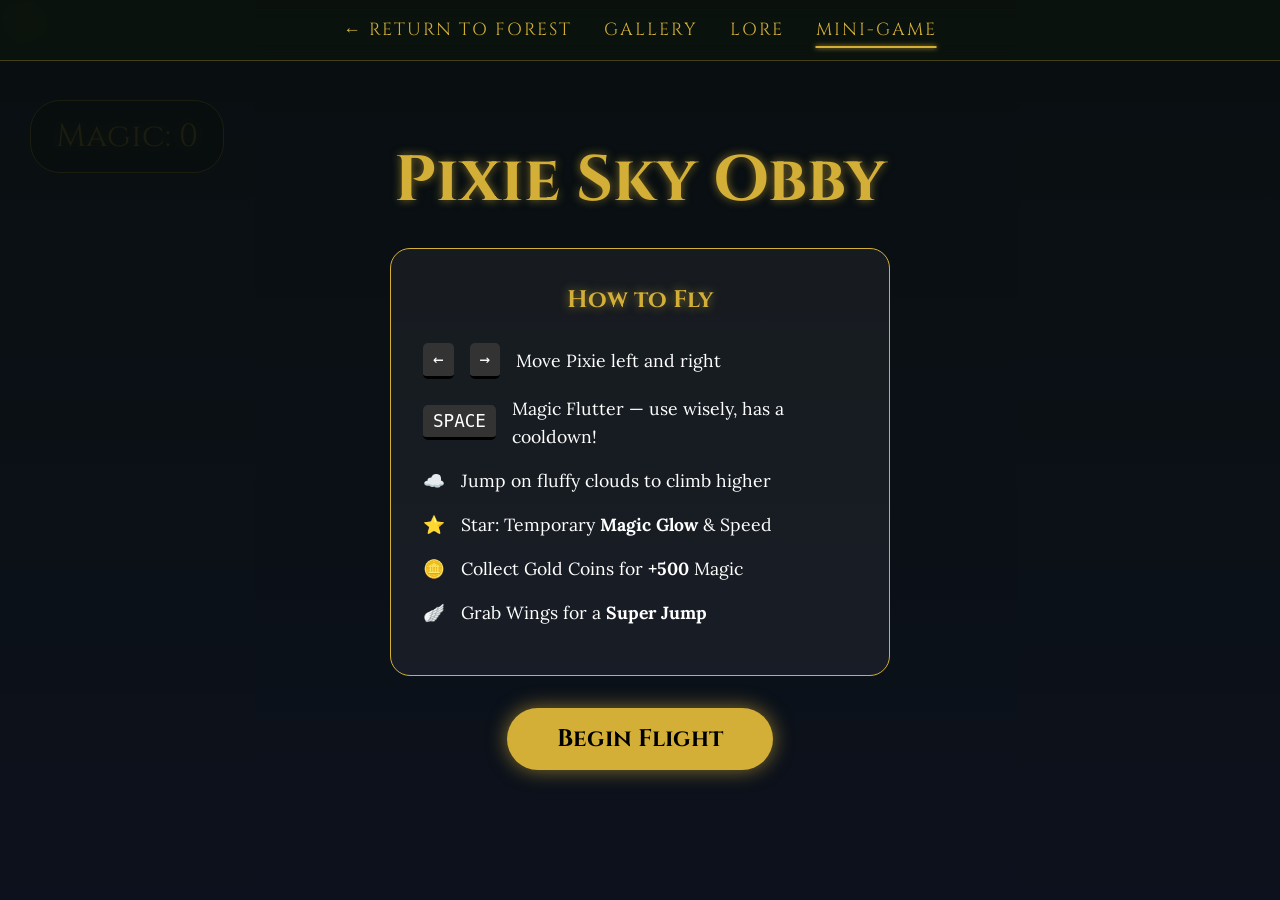
<file: pixies/game.html>
<!DOCTYPE html>
<html lang="en">
<head>
    <meta charset="UTF-8">
    <meta name="viewport" content="width=device-width, initial-scale=1.0">
    <title>Pixie Magic Jump</title>
    <link rel="stylesheet" href="../css/style.css">
    <style>
        body { 
            margin: 0; 
            overflow: hidden; 
            background: #0f172a; 
            font-family: var(--font-body);
        }

        /* Parallax Sky Background */
        .sky-bg {
            position: fixed;
            top: 0; left: 0; width: 100%; height: 100%;
            background: linear-gradient(to bottom, #1e1b4b, #312e81, #4338ca);
            z-index: -2;
        }

        #game { 
            position: absolute; 
            width: 100%; 
            height: 100%; 
            overflow: hidden;
        }
        
        /* Player Pixie */
        #player { 
            width: 50px; height: 50px; 
            position: absolute; 
            display: flex; justify-content: center; align-items: center;
            font-size: 40px; 
            z-index: 50;
            filter: drop-shadow(0 0 10px rgba(255, 255, 255, 0.5));
            transition: transform 0.1s;
        }

        /* Fluffy Clouds */
        .platform {
            height: 25px;
            position: absolute;
            border-radius: 50px;
            background: white;
            box-shadow: 
                25px 5px 0 0 white,
                45px 10px 0 0 white,
                15px -8px 0 0 white,
                35px -12px 0 0 white,
                55px 5px 0 0 white,
                0 6px 15px rgba(0,0,0,0.3);
            transition: opacity 0.3s ease;
        }

        .normal { background: #ffffff; }
        .moving { 
            background: #f0f9ff; 
            box-shadow: 
                25px 5px 0 0 #f0f9ff,
                45px 10px 0 0 #f0f9ff,
                15px -8px 0 0 #f0f9ff,
                35px -12px 0 0 #f0f9ff,
                55px 5px 0 0 #f0f9ff,
                0 0 15px rgba(56, 189, 248, 0.6);
        }
        .breaking { 
            background: #f1f5f9; 
            opacity: 0.6;
            filter: grayscale(1);
        }

        /* Collectibles & Powerups */
        .collectible { 
            width: 35px; height: 35px; 
            position: absolute; 
            display: flex; justify-content: center; align-items: center; 
            font-size: 22px; 
            animation: bounce 0.6s infinite alternate, glowPulse 1.5s infinite alternate; 
            z-index: 40;
            border-radius: 50%;
        }

        @keyframes glowPulse {
            from { box-shadow: 0 0 10px rgba(212, 175, 55, 0.4), inset 0 0 5px rgba(212, 175, 55, 0.2); }
            to { box-shadow: 0 0 25px rgba(212, 175, 55, 0.8), inset 0 0 10px rgba(212, 175, 55, 0.4); }
        }

        .coin { border: 1px solid var(--gold); }
        .star { border: 1px solid gold; filter: drop-shadow(0 0 10px gold); }
        .wing { border: 1px solid cyan; filter: drop-shadow(0 0 10px cyan); }

        @keyframes bounce { 
            from { transform: translateY(0) scale(1); } 
            to { transform: translateY(-10px) scale(1.1); } 
        }

        #score-hud { 
            position: absolute; 
            top: 100px; left: 30px; 
            color: var(--gold); 
            font-family: var(--font-heading);
            font-size: 32px; 
            background: rgba(0,0,0,0.4);
            padding: 10px 25px;
            border-radius: 30px;
            border: 1px solid var(--gold);
            backdrop-filter: blur(5px);
            z-index: 100;
            text-shadow: 0 0 10px var(--gold-glow);
        }
        
        /* Screens */
        .screen { 
            position: absolute; 
            width: 100%; height: 100%; 
            background: rgba(7, 14, 10, 0.9); 
            display: flex; flex-direction: column; 
            justify-content: center; align-items: center; 
            color: white; 
            z-index: 200; 
            text-align: center;
            padding: 2rem;
        }

        .instruction-box {
            background: rgba(255,255,255,0.05);
            padding: 2rem;
            border-radius: 20px;
            border: 1px solid var(--gold);
            max-width: 500px;
            margin-bottom: 2rem;
            text-align: left;
        }

        .instruction-box h2 { text-align: center; margin-bottom: 1.5rem; }
        .instruction-row { display: flex; align-items: center; gap: 1rem; margin-bottom: 1rem; font-size: 1.1rem; }
        .key { background: #333; padding: 2px 10px; border-radius: 5px; border-bottom: 3px solid #000; font-family: monospace; }

        button { 
            padding: 15px 50px; 
            font-size: 1.5rem; 
            background: var(--gold); 
            color: black;
            border: none; 
            border-radius: 50px; 
            cursor: pointer; 
            font-weight: bold; 
            font-family: var(--font-heading);
            transition: all 0.3s;
            box-shadow: 0 0 20px var(--gold-glow);
        }
        button:hover { transform: scale(1.1); background: #fff; box-shadow: 0 0 30px white; }

        /* Navigation Fix */
        nav { z-index: 300; }
    </style>
</head>
<body class="page-transition">

    <div class="sky-bg"></div>
    <div class="mist"></div>

    <nav>
        <a href="../index.html">← Return to Forest</a>
        <a href="index.html">Gallery</a>
        <a href="info.html">Lore</a>
        <a href="game.html" class="active">Mini-Game</a>
    </nav>

    <div id="game">
        <div id="score-hud">Magic: <span id="score-val">0</span></div>
        <div id="player">🧚</div>
        
        <!-- Start Screen -->
        <div id="startScreen" class="screen">
            <h1 class="cinzel" style="font-size: 4rem; color: var(--gold); margin-bottom: 1rem;">Pixie Sky Obby</h1>
            
            <div class="instruction-box">
                <h2 class="cinzel">How to Fly</h2>
                <div class="instruction-row">
                    <span class="key">←</span> <span class="key">→</span> <span>Move Pixie left and right</span>
                </div>
                <div class="instruction-row">
                    <span class="key">SPACE</span> <span>Magic Flutter — use wisely, has a cooldown!</span>
                </div>
                <div class="instruction-row">
                    <span>☁️</span> <span>Jump on fluffy clouds to climb higher</span>
                </div>
                <div class="instruction-row">
                    <span>⭐</span> <span>Star: Temporary <b>Magic Glow</b> & Speed</span>
                </div>
                <div class="instruction-row">
                    <span>🪙</span> <span>Collect Gold Coins for <b>+500</b> Magic</span>
                </div>
                <div class="instruction-row">
                    <span>🪽</span> <span>Grab Wings for a <b>Super Jump</b></span>
                </div>
            </div>

            <button onclick="startGame()">Begin Flight</button>
        </div>

        <!-- Game Over Screen -->
        <div id="gameOver" class="screen" style="display:none;">
            <h1 class="cinzel" style="font-size: 3.5rem;">Magic Exhausted</h1>
            <p style="font-size: 1.5rem; margin-bottom: 2rem;">You reached a height of <span id="finalScore" style="color: var(--gold); font-weight: bold;">0</span></p>
            <button onclick="restart()">Try Again</button>
        </div>
    </div>

<script>
const playerEl = document.getElementById("player");
const scoreVal = document.getElementById("score-val");
const gameContainer = document.getElementById("game");

let x, y, vy, vx, score, gameRunning;
let gravity = 0.45;
let platforms = [];
let collectibles = [];
let powerActive = false;
let moveSpeed = 9;
let flutterCooldown = false;   // prevents infinite spacebar flight
const PLATFORM_COUNT = 250;

function init() {
    x = window.innerWidth / 2 - 25;
    y = window.innerHeight - 200;
    vy = 0; vx = 0; score = 0;
    gameRunning = false;
    powerActive = false;
    moveSpeed = 9;
    flutterCooldown = false;
    
    platforms.forEach(p => p.el.remove());
    collectibles.forEach(c => c.el.remove());
    platforms = [];
    collectibles = [];
    scoreVal.innerText = "0";
    playerEl.style.transform = "scale(1)";
    playerEl.style.filter = "none";
}

function addPlatform(px, py, width, type = 'normal') {
    let el = document.createElement("div");
    el.className = `platform ${type}`;
    el.style.width = width + "px";
    el.style.left = px + "px";
    el.style.top = py + "px";
    gameContainer.appendChild(el);
    
    platforms.push({
        el, x: px, y: py, w: width + 60, // Account for cloud overflow
        displayW: width,
        type: type, 
        dir: Math.random() > 0.5 ? 1 : -1
    });

    // Spawn collectibles (Coins, Wings, Stars)
    let rand = Math.random();
    if (rand > 0.8) { 
        let itemType = 'coin';
        if (rand > 0.97) itemType = 'wing';
        else if (rand > 0.94) itemType = 'star';
        
        addItem(px + (width/2) - 15, py - 60, itemType);
    }
}

function addItem(px, py, type) {
    let el = document.createElement("div");
    el.className = `collectible ${type}`;
    let icon = '🪙';
    if (type === 'wing') icon = '🪽';
    else if (type === 'star') icon = '⭐';
    
    el.innerText = icon;
    el.style.left = px + "px";
    el.style.top = py + "px";
    gameContainer.appendChild(el);
    collectibles.push({el, x: px, y: py, type: type});
}

function createInitialPlatforms() {
    // Ground platform
    addPlatform(x - 50, y + 100, 150, 'normal');

    // Generate stack with controlled X spread so platforms are always reachable
    let lastX = x - 50;
    for (let i = 1; i < PLATFORM_COUNT; i++) {
        spawnPlatformAtY(window.innerHeight - (i * 95), lastX);
        lastX = platforms[platforms.length - 1].x;
    }
}

function spawnPlatformAtY(atY, lastX = null) {
    let type = 'normal';
    let rand = Math.random();
    if (rand > 0.85) type = 'moving';
    else if (rand > 0.7) type = 'breaking';

    // Constrain X so the next platform is always within jumping distance (~250px)
    let px;
    if (lastX === null) {
        px = Math.random() * (window.innerWidth - 120);
    } else {
        const maxStep = 220;
        const minX = Math.max(0, lastX - maxStep);
        const maxX = Math.min(window.innerWidth - 160, lastX + maxStep);
        px = minX + Math.random() * (maxX - minX);
    }

    addPlatform(
        px,
        atY,
        100 + Math.random() * 60, // Slightly wider platforms (was 80)
        type
    );
}

function update() {
    if (!gameRunning) return;

    vy += gravity;
    y += vy;
    x += vx;

    // Screen wrap
    if (x < -50) x = window.innerWidth;
    if (x > window.innerWidth) x = -50;

    // Platform logic
    platforms.forEach((p) => {
        if (p.type === 'moving') {
            p.x += p.dir * 2;
            if (p.x < 0 || p.x > window.innerWidth - p.displayW - 60) p.dir *= -1;
            p.el.style.left = p.x + "px";
        }

        // Jump physics (only if falling)
        if (vy > 0 && x + 40 > p.x && x < p.x + p.w && y + 45 > p.y && y + 45 < p.y + 20) {
            if (p.type === 'breaking') {
                p.el.style.opacity = "0";
                setTimeout(() => { p.y = -5000; }, 100); 
            }
            vy = -16; // Slight jump boost (was -15)
            y = p.y - 45;
        }
    });

    // Collectible logic
    collectibles.forEach((c, index) => {
        if (x + 45 > c.x && x < c.x + 30 && y + 45 > c.y && y < c.y + 30) {
            if (c.type === 'wing') vy = -35;
            else if (c.type === 'coin') score += 500;
            else if (c.type === 'star') applyStarPower();
            
            c.el.remove();
            collectibles.splice(index, 1);
        }
    });

    // Vertical Auto-Scroll
    if (y < window.innerHeight / 2) {
        let diff = window.innerHeight / 2 - y;
        y = window.innerHeight / 2;
        score += Math.floor(diff);

        platforms.forEach(p => {
            p.y += diff;
            p.el.style.top = p.y + "px";
            
            // Loop platforms back to top with constrained X
            if (p.y > window.innerHeight) {
                p.y -= (PLATFORM_COUNT * 95); // Match generation distance
                // Stay within 220px of current player X so recycled platforms are reachable
                const maxStep = 220;
                const minX = Math.max(0, x - maxStep);
                const maxX = Math.min(window.innerWidth - 160, x + maxStep);
                p.x = minX + Math.random() * (maxX - minX);
                p.el.style.left = p.x + "px";
                p.el.style.opacity = "1"; 
            }
        });

        collectibles.forEach(c => {
            c.y += diff;
            c.el.style.top = c.y + "px";
        });
    }

    // Death condition
    if (y > window.innerHeight + 100) endGame();

    // Render loop
    playerEl.style.left = x + "px";
    playerEl.style.top = y + "px";
    playerEl.style.transform = vx > 0 ? "scaleX(1)" : (vx < 0 ? "scaleX(-1)" : playerEl.style.transform);
    scoreVal.innerText = score;

    requestAnimationFrame(update);
}

function applyStarPower() {
    powerActive = true;
    moveSpeed = 15;
    playerEl.style.filter = "drop-shadow(0 0 20px gold) sepia(1)";
    vy = -20;
    setTimeout(() => {
        powerActive = false;
        moveSpeed = 9;
        playerEl.style.filter = "none";
    }, 5000);
}

// Input Handlers
window.addEventListener("keydown", (e) => {
    if (e.key === "ArrowLeft") vx = -moveSpeed;
    if (e.key === "ArrowRight") vx = moveSpeed;
    if (e.key === " " && gameRunning && !flutterCooldown) {
        vy = -10; // Magic flutter boost
        flutterCooldown = true;
        setTimeout(() => { flutterCooldown = false; }, 1500); // 1.5s cooldown
    }
});
window.addEventListener("keyup", (e) => {
    if (e.key === "ArrowLeft" || e.key === "ArrowRight") vx = 0;
});

function startGame() {
    init();
    document.getElementById("startScreen").style.display = "none";
    document.getElementById("gameOver").style.display = "none";
    gameRunning = true;
    createInitialPlatforms();
    update();
}

function endGame() {
    gameRunning = false;
    document.getElementById("gameOver").style.display = "flex";
    document.getElementById("finalScore").innerText = score;
}

function restart() {
    startGame();
}
</script>
</body>
</html>
</file>
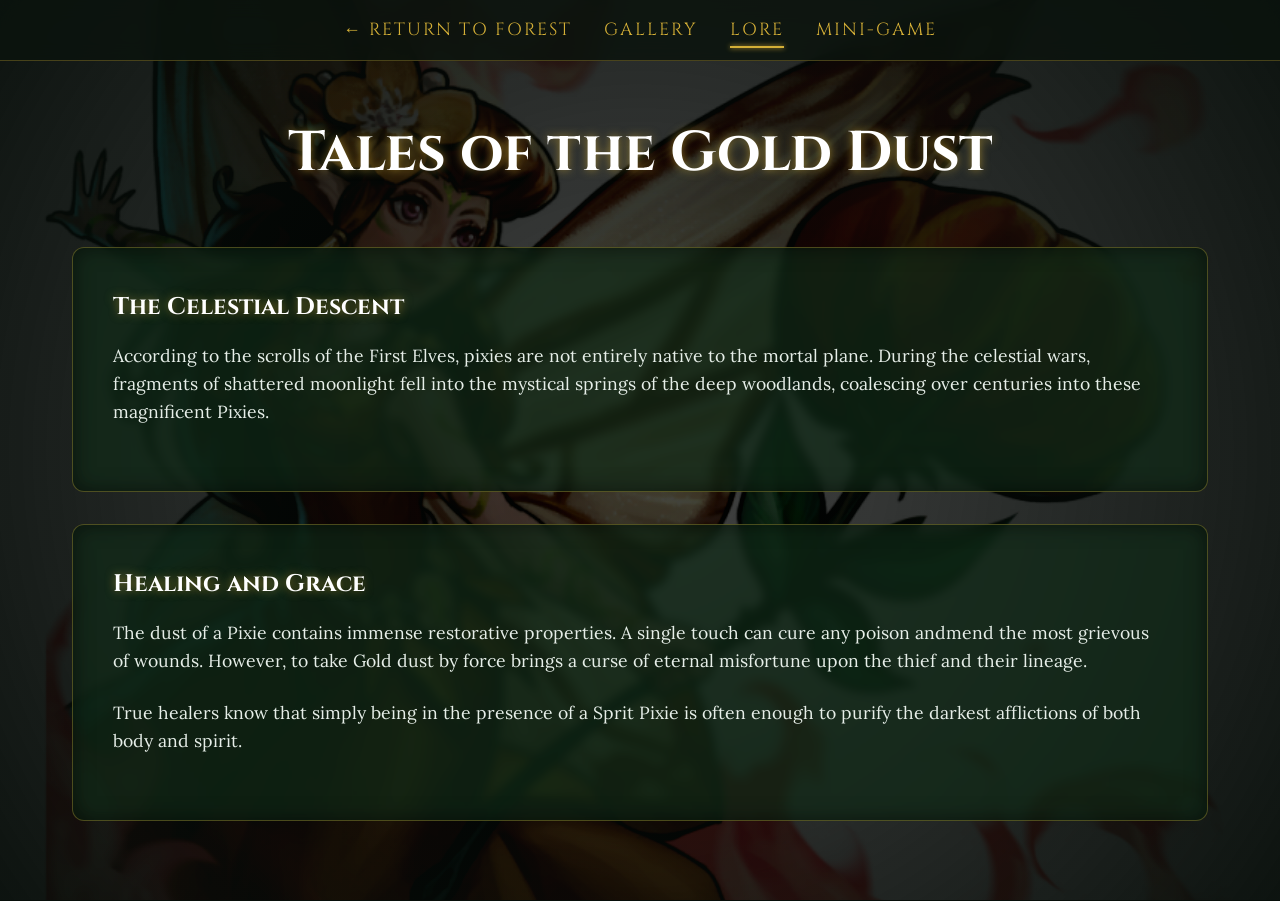
<file: pixies/info.html>
<!DOCTYPE html>
<html lang="en">
<head>
    <meta charset="UTF-8">
    <meta name="viewport" content="width=device-width, initial-scale=1.0">
    <title>The Pixie - Lore</title>
    <link rel="stylesheet" href="../css/style.css">
    <style>
        .magical-bg-container {
            background-image: url('../images/pixie.png');
            filter: brightness(0.3) contrast(1.1);
        }
    </style>
</head>
<body class="page-transition">

    <div class="magical-bg-container"></div>
    <div class="overlay"></div>

    <nav>
        <a href="../index.html">← Return to Forest</a>
        <a href="index.html">Gallery</a>
        <a href="info.html" class="active">Lore</a>
        <a href="game.html">Mini-Game</a>
    </nav>

    <main>
        <header class="hero" style="margin-bottom: 2rem;">
            <h1 class="cinzel" style="color: #fff;">Tales of the Gold Dust</h1>
        </header>

        <div class="content-box">
            <h2 class="cinzel" style="margin-bottom: 1rem; color: #fff;">The Celestial Descent</h2>
            <p>
                According to the scrolls of the First Elves, pixies are not entirely native to the mortal plane. During the celestial wars, fragments of shattered moonlight fell into the mystical springs of the deep woodlands, coalescing over centuries into these magnificent Pixies.
            </p>
        </div>

        <div class="content-box">
            <h2 class="cinzel" style="margin-bottom: 1rem; color: #fff;">Healing and Grace</h2>
            <p>
                The dust of a Pixie contains immense restorative properties. A single touch can cure any poison andmend the most grievous of wounds. However, to take Gold dust by force brings a curse of eternal misfortune upon the thief and their lineage.
            </p>
            <p>
                True healers know that simply being in the presence of a Sprit Pixie is often enough to purify the darkest afflictions of both body and spirit.
            </p>
        </div>
    </main>

</body>
</html>
</file>
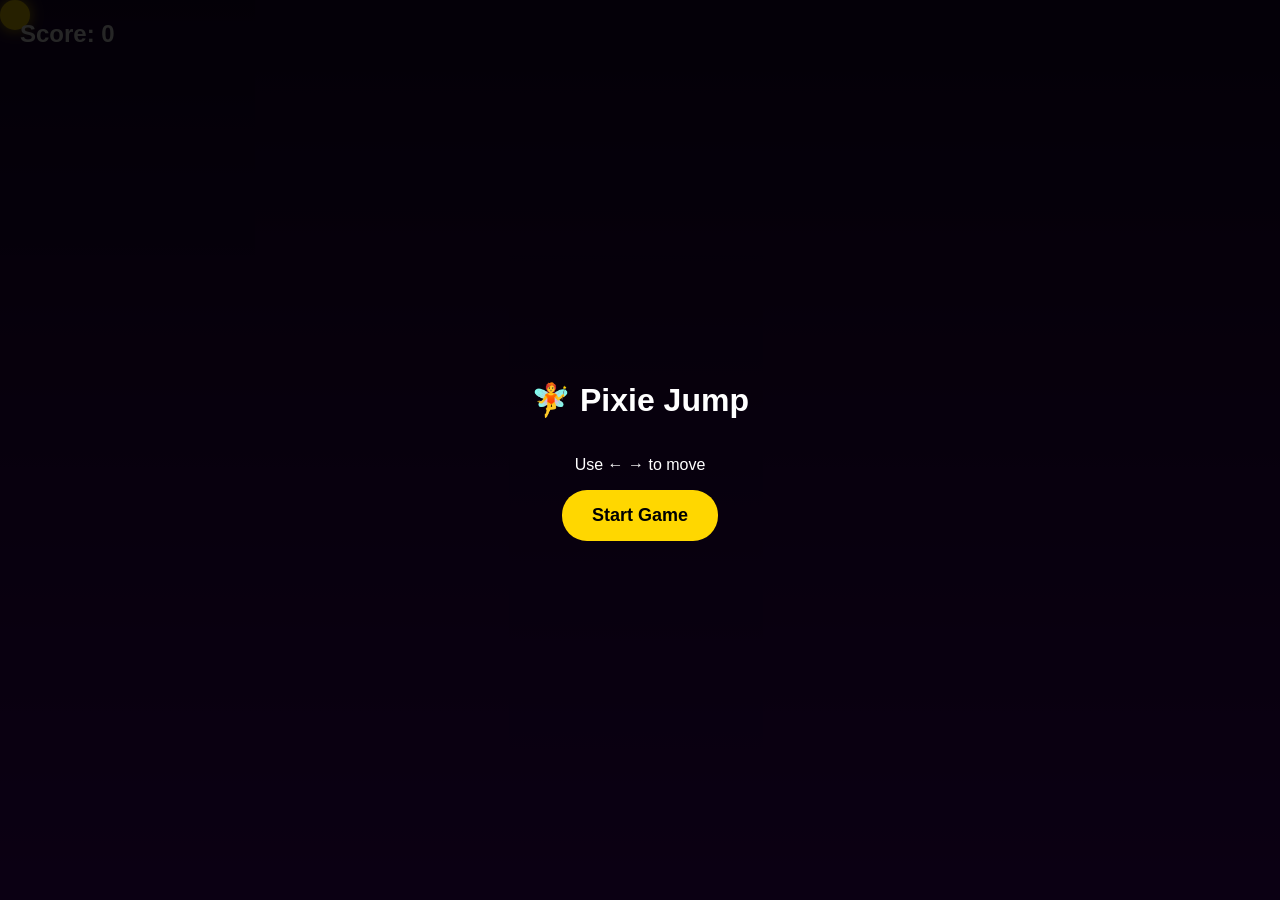
<file: unicorn/game.html>
<!DOCTYPE html>
<html lang="en">
<head>
<meta charset="UTF-8">
<meta name="viewport" content="width=device-width, initial-scale=1.0">
<title>Pixie Magic Jump - 50 Platforms</title>
<style>
    body { margin: 0; overflow: hidden; font-family: sans-serif; background-color: #1a0033; }
    .overlay { position: fixed; width: 100%; height: 100%; background: linear-gradient(to bottom, #1a0033, #4a0080); z-index: -1; }
    #game { position: absolute; width: 100%; height: 100%; }
    #player { width: 30px; height: 30px; background: gold; border-radius: 50%; position: absolute; box-shadow: 0 0 15px gold; z-index: 5; }
    .platform { height: 12px; background: #44cc44; position: absolute; border-radius: 5px; box-shadow: 0 4px 0 #2d5a1e; }
    .powerup { width: 20px; height: 20px; background: cyan; position: absolute; border-radius: 50%; box-shadow: 0 0 15px cyan; animation: twinkle 0.5s infinite alternate; }
    #score { position: absolute; top: 20px; left: 20px; color: white; font-size: 24px; font-weight: bold; z-index: 20; }
    @keyframes twinkle { from { transform: scale(0.8); opacity: 0.7; } to { transform: scale(1.2); opacity: 1; } }
    .screen { position: absolute; width: 100%; height: 100%; background: rgba(0,0,0,0.85); display: flex; flex-direction: column; justify-content: center; align-items: center; color: white; z-index: 100; }
    button { padding: 15px 30px; font-size: 18px; background: gold; border: none; border-radius: 25px; cursor: pointer; font-weight: bold; }
</style>
</head>
<body>

<div class="overlay"></div>
<div id="game">
    <div id="score">Score: 0</div>
    <div id="player"></div>
    <div id="startScreen" class="screen">
        <h1>🧚 Pixie Jump</h1>
        <p>Use ← → to move</p>
        <button onclick="startGame()">Start Game</button>
    </div>
    <div id="gameOver" class="screen" style="display:none;">
        <h1>Game Over</h1>
        <p>Score: <span id="finalScore"></span></p>
        <button onclick="restart()">Try Again</button>
    </div>
</div>

<script>
const playerEl = document.getElementById("player");
const scoreText = document.getElementById("score");
const startScreen = document.getElementById("startScreen");
const gameOverScreen = document.getElementById("gameOver");
const gameContainer = document.getElementById("game");

let x, y, vy, vx, score, gameRunning;
let gravity = 0.4;
let platforms = [];
let powerups = [];
const PLATFORM_COUNT = 50; // Set to 50 platforms

function init() {
    x = window.innerWidth / 2 - 15;
    y = window.innerHeight - 150;
    vy = 0; vx = 0; score = 0;
    gameRunning = false;
    
    // Clear existing elements
    platforms.forEach(p => p.el.remove());
    powerups.forEach(p => p.el.remove());
    platforms = [];
    powerups = [];
    scoreText.innerText = "Score: 0";
}

function addPlatform(px, py, width) {
    let el = document.createElement("div");
    el.className = "platform";
    el.style.width = width + "px";
    el.style.left = px + "px";
    el.style.top = py + "px";
    gameContainer.appendChild(el);
    platforms.push({el, x: px, y: py, w: width});

    if (Math.random() > 0.9) {
        addPowerup(px + (width/2) - 10, py - 30);
    }
}

function addPowerup(px, py) {
    let el = document.createElement("div");
    el.className = "powerup";
    el.style.left = px + "px";
    el.style.top = py + "px";
    gameContainer.appendChild(el);
    powerups.push({el, x: px, y: py});
}

function createPlatforms() {
    // Starting platform right under the player
    addPlatform(x - 35, y + 50, 100);

    // Generate the rest of the 50 platforms
    for (let i = 1; i < PLATFORM_COUNT; i++) {
        addPlatform(
            Math.random() * (window.innerWidth - 70),
            window.innerHeight - (i * 65), // Spacing them out vertically
            60 + Math.random() * 40
        );
    }
}

function update() {
    if (!gameRunning) return;

    vy += gravity;
    y += vy;
    x += vx;

    // Wrap around screen
    if (x < -30) x = window.innerWidth;
    if (x > window.innerWidth) x = -30;

    // Platform Collision
    if (vy > 0) {
        platforms.forEach(p => {
            if (x + 30 > p.x && x < p.x + p.w && y + 30 > p.y && y + 30 < p.y + 15) {
                vy = -11; 
                y = p.y - 30; // Snap to top of platform
            }
        });
    }

    // Powerup collision
    powerups.forEach((p, index) => {
        if (x + 30 > p.x && x < p.x + 20 && y + 30 > p.y && y < p.y + 20) {
            vy = -22; 
            p.el.remove();
            powerups.splice(index, 1);
        }
    });

    // Camera movement
    if (y < window.innerHeight / 2) {
        let diff = window.innerHeight / 2 - y;
        y = window.innerHeight / 2;
        score += Math.floor(diff / 5);

        platforms.forEach(p => {
            p.y += diff;
            p.el.style.top = p.y + "px";
            
            // Recycle platform to top if it goes off bottom
            if (p.y > window.innerHeight) {
                p.y = -20; 
                p.x = Math.random() * (window.innerWidth - 70);
                p.el.style.left = p.x + "px";
            }
        });

        powerups.forEach(p => {
            p.y += diff;
            p.el.style.top = p.y + "px";
        });
    }

    // Game over check
    if (y > window.innerHeight) endGame();

    playerEl.style.left = x + "px";
    playerEl.style.top = y + "px";
    scoreText.innerText = "Score: " + score;

    requestAnimationFrame(update);
}

window.addEventListener("keydown", (e) => {
    if (e.key === "ArrowLeft") vx = -7;
    if (e.key === "ArrowRight") vx = 7;
});
window.addEventListener("keyup", (e) => {
    if (e.key === "ArrowLeft" || e.key === "ArrowRight") vx = 0;
});

function startGame() {
    init();
    startScreen.style.display = "none";
    gameOverScreen.style.display = "none";
    gameRunning = true;
    createPlatforms();
    update();
}

function endGame() {
    gameRunning = false;
    gameOverScreen.style.display = "flex";
    document.getElementById("finalScore").innerText = score;
}

function restart() {
    startGame();
}

init();
</script>
</body>
</html>
</file>
<file: css/style.css>
@import url('https://fonts.googleapis.com/css2?family=Cinzel:wght@400;700&family=Lora:ital,wght@0,400;0,700;1,400&display=swap');

:root {
  --bg-dark: #070e0a;
  --forest-green: #112a18;
  --forest-light: #244b2f;
  --wood-brown: #332317;
  --gold: #d4af37;
  --gold-glow: rgba(212, 175, 55, 0.6);
  --text-light: #e6eee8;
  --text-dark: #1a1a1a;
  --nav-bg: rgba(11, 19, 14, 0.85);

  --font-heading: 'Cinzel', serif;
  --font-body: 'Lora', serif;
}

* {
  box-sizing: border-box;
  margin: 0;
  padding: 0;
}

body {
  font-family: var(--font-body);
  background-color: var(--bg-dark);
  color: var(--text-light);
  line-height: 1.6;
  min-height: 100vh;
  display: flex;
  flex-direction: column;
  overflow-x: hidden;
}

h1, h2, h3, .cinzel {
  font-family: var(--font-heading);
  font-weight: 700;
  color: var(--gold);
  text-shadow: 0 0 10px var(--gold-glow);
}

a {
  text-decoration: none;
  color: var(--gold);
  transition: all 0.3s ease;
}

a:hover {
  text-shadow: 0 0 8px var(--gold);
}

/* Global Navigation */
nav {
  position: sticky;
  top: 0;
  width: 100%;
  background: var(--nav-bg);
  backdrop-filter: blur(10px);
  -webkit-backdrop-filter: blur(10px);
  border-bottom: 1px solid rgba(212, 175, 55, 0.3);
  padding: 1rem 2rem;
  z-index: 1000;
  display: flex;
  justify-content: center;
  align-items: center;
  gap: 2rem;
}

nav a {
  font-family: var(--font-heading);
  text-transform: uppercase;
  font-size: 1.1rem;
  letter-spacing: 2px;
  position: relative;
}

nav a::after {
  content: '';
  position: absolute;
  bottom: -4px;
  left: 50%;
  transform: translateX(-50%);
  width: 0;
  height: 2px;
  background-color: var(--gold);
  transition: width 0.3s ease;
  box-shadow: 0 0 5px var(--gold);
}

nav a:hover::after,
nav a.active::after {
  width: 100%;
}

/* Background effects container */
.magical-bg-container {
  position: fixed;
  top: 0;
  left: 0;
  width: 100%;
  height: 100%;
  z-index: -2;
  background-position: center;
  background-size: cover;
  background-repeat: no-repeat;
  filter: brightness(0.4) contrast(1.2);
}

.overlay {
  position: fixed;
  top: 0;
  left: 0;
  width: 100%;
  height: 100%;
  background: radial-gradient(circle at center, transparent 0%, rgba(7, 14, 10, 0.9) 100%);
  z-index: -1;
  pointer-events: none;
}

/* Mist animation */
.mist {
  position: fixed;
  top: 0;
  left: -50%;
  width: 200%;
  height: 100%;
  background: url('https://raw.githubusercontent.com/danielstuart14/CSS_FOG_ANIMATION/master/fog1.png') repeat-x;
  background-size: auto 100%;
  z-index: -1;
  opacity: 0.15;
  animation: drift 60s linear infinite;
  pointer-events: none;
}
.mist.slow {
  background: url('https://raw.githubusercontent.com/danielstuart14/CSS_FOG_ANIMATION/master/fog2.png') repeat-x;
  background-size: auto 100%;
  animation: drift 100s linear infinite;
}

@keyframes drift {
  0% { transform: translateX(0); }
  100% { transform: translateX(50%); }
}

/* Fireflies / particles */
.particle {
  position: absolute;
  width: 4px;
  height: 4px;
  background-color: var(--gold);
  border-radius: 50%;
  box-shadow: 0 0 10px 2px var(--gold-glow);
  animation: float 4s ease-in-out infinite alternate;
  opacity: 0;
}

@keyframes float {
  0% { transform: translateY(0) scale(0.8); opacity: 0.2; }
  50% { opacity: 0.8; }
  100% { transform: translateY(-20px) scale(1.2); opacity: 0; }
}

/* Main Container */
main {
  flex: 1;
  display: flex;
  flex-direction: column;
  padding: 3rem 2rem;
  max-width: 1200px;
  margin: 0 auto;
  width: 100%;
  position: relative;
  z-index: 1;
  animation: fadeIn 1s ease-out;
}

@keyframes fadeIn {
  from { opacity: 0; transform: translateY(20px); }
  to { opacity: 1; transform: translateY(0); }
}

header.hero {
  text-align: center;
  margin-bottom: 4rem;
}

header.hero h1 {
  font-size: 3.5rem;
  margin-bottom: 1rem;
}

header.hero p {
  font-size: 1.2rem;
  color: var(--text-muted);
  max-width: 600px;
  margin: 0 auto;
}

/* Cards (Creatures) */
.creature-grid {
  display: grid;
  grid-template-columns: repeat(auto-fit, minmax(300px, 1fr));
  gap: 3rem;
  margin-top: 2rem;
}

.card {
  background: rgba(36, 75, 47, 0.4);
  border: 1px solid rgba(212, 175, 55, 0.2);
  border-radius: 12px;
  overflow: hidden;
  transition: all 0.4s ease;
  cursor: pointer;
  box-shadow: 0 4px 15px rgba(0,0,0,0.5);
  display: flex;
  flex-direction: column;
  position: relative;
  text-decoration: none;
  color: inherit;
}

.card:hover {
  transform: translateY(-10px) scale(1.02);
  border-color: var(--gold);
  box-shadow: 0 0 30px var(--gold-glow);
}

.card-img {
  width: 100%;
  height: 250px;
  background-size: cover;
  background-position: center;
  border-bottom: 2px solid rgba(212, 175, 55, 0.3);
  transition: all 0.4s ease;
}

.card:hover .card-img {
  filter: brightness(1.2) contrast(1.1);
}

.card-content {
  padding: 1.5rem;
  text-align: center;
}

.card-content h2 {
  font-size: 2rem;
  margin-bottom: 0.5rem;
}

/* Creature Specific Pages */
.creature-header {
  display: flex;
  align-items: center;
  gap: 2rem;
  margin-bottom: 3rem;
}

.creature-header img {
  width: 200px;
  height: 200px;
  border-radius: 50%;
  object-fit: cover;
  border: 3px solid var(--gold);
  box-shadow: 0 0 20px var(--gold-glow);
}

.content-box {
  background: rgba(17, 42, 24, 0.7);
  border: 1px solid rgba(212, 175, 55, 0.3);
  padding: 2.5rem;
  border-radius: 12px;
  box-shadow: inset 0 0 20px rgba(0,0,0,0.5);
  backdrop-filter: blur(5px);
  margin-bottom: 2rem;
}

.content-box p {
  margin-bottom: 1.5rem;
  font-size: 1.1rem;
}

/* Mini-games */
.game-container {
  text-align: center;
  padding: 3rem;
  min-height: 400px;
  display: flex;
  flex-direction: column;
  align-items: center;
  justify-content: center;
}

.btn-magic {
  background: linear-gradient(45deg, var(--wood-brown), var(--forest-light));
  border: 2px solid var(--gold);
  color: var(--gold);
  font-family: var(--font-heading);
  font-size: 1.2rem;
  padding: 1rem 2rem;
  border-radius: 30px;
  cursor: pointer;
  transition: all 0.3s ease;
  box-shadow: 0 0 10px rgba(212, 175, 55, 0.4);
  text-transform: uppercase;
  margin-top: 2rem;
}

.btn-magic:hover {
  background: linear-gradient(45deg, var(--forest-light), var(--wood-brown));
  box-shadow: 0 0 20px var(--gold-glow);
  transform: scale(1.05);
  color: #fff;
}

.audio-btn {
  position: fixed;
  bottom: 2rem;
  right: 2rem;
  background: rgba(11, 19, 14, 0.8);
  border: 1px solid var(--gold);
  color: var(--gold);
  width: 50px;
  height: 50px;
  border-radius: 50%;
  display: flex;
  justify-content: center;
  align-items: center;
  cursor: pointer;
  z-index: 1000;
  transition: all 0.3s ease;
}

.audio-btn:hover {
  box-shadow: 0 0 15px var(--gold-glow);
  transform: scale(1.1);
}

/* Page transitions overlay wrapper */
.page-transition {
  animation: pageFade 0.6s ease-in-out;
}

@keyframes pageFade {
  0% { opacity: 0; filter: blur(5px); }
  100% { opacity: 1; filter: blur(0); }
}

/* Mobile Responsiveness */
@media (max-width: 768px) {
  nav {
    flex-wrap: wrap;
    gap: 1rem;
    padding: 1rem;
  }
  .creature-header {
    flex-direction: column;
    text-align: center;
  }
  header.hero h1 {
    font-size: 2.5rem;
  }
}

/* Fellowship Team Cards */
.fellowship-grid {
  display: grid;
  grid-template-columns: repeat(auto-fit, minmax(250px, 1fr));
  gap: 2rem;
  margin-top: 2rem;
}

.fellowship-card {
  background: rgba(17, 42, 24, 0.8);
  border: 2px solid var(--wood-brown);
  border-radius: 10px;
  padding: 1.5rem;
  text-align: center;
  position: relative;
  overflow: hidden;
  box-shadow: 0 5px 15px rgba(0,0,0,0.6);
  transition: all 0.4s ease;
}

.fellowship-card:hover {
  transform: translateY(-5px);
  border-color: var(--gold);
  box-shadow: 0 0 20px var(--gold-glow);
}

.avatar-wrapper {
  width: 120px;
  height: 120px;
  margin: 0 auto 1rem;
  border-radius: 50%;
  border: 3px dashed var(--gold);
  display: flex;
  justify-content: center;
  align-items: center;
  background: rgba(0,0,0,0.4);
  font-size: 2.5rem;
  color: var(--text-muted);
}

.fellowship-card h3 {
  font-size: 1.5rem;
  margin-bottom: 0.2rem;
  color: var(--gold);
}

.fellowship-card .role {
  font-size: 0.9rem;
  color: #a4d4b4;
  text-transform: uppercase;
  letter-spacing: 1px;
  margin-bottom: 1.5rem;
}

.btn-portfolio {
  display: inline-block;
  background: var(--nav-bg);
  border: 1px solid var(--gold);
  color: var(--text-light);
  padding: 0.5rem 1rem;
  border-radius: 20px;
  text-decoration: none;
  font-family: var(--font-heading);
  font-size: 0.9rem;
  transition: all 0.3s ease;
}

.btn-portfolio:hover {
  background: var(--gold);
  color: var(--bg-dark);
  box-shadow: 0 0 10px var(--gold-glow);
}

/* Premium Creature Galleries */
.gallery-grid {
  display: grid;
  grid-template-columns: repeat(auto-fit, minmax(200px, 1fr));
  gap: 1.5rem;
  margin-top: 2rem;
}

.gallery-item {
  position: relative;
  border-radius: 10px;
  overflow: hidden;
  border: 1px solid rgba(212, 175, 55, 0.2);
  box-shadow: 0 4px 10px rgba(0, 0, 0, 0.4);
  transition: all 0.3s ease;
  aspect-ratio: 1 / 1;
}

.gallery-item img {
  width: 100%;
  height: 100%;
  object-fit: cover;
  transition: transform 0.5s ease;
}

.gallery-item:hover {
  border-color: var(--gold);
  box-shadow: 0 0 20px var(--gold-glow);
  transform: translateY(-5px);
}

.gallery-item:hover img {
  transform: scale(1.1);
}

.gallery-overlay {
  position: absolute;
  bottom: 0;
  left: 0;
  width: 100%;
  background: rgba(7, 14, 10, 0.85);
  backdrop-filter: blur(5px);
  border-top: 1px solid rgba(212, 175, 55, 0.3);
  padding: 0.8rem;
  text-align: center;
  transform: translateY(100%);
  transition: transform 0.3s ease;
}

.gallery-item:hover .gallery-overlay {
  transform: translateY(0);
}

.gallery-caption {
  font-family: var(--font-heading);
  font-size: 0.9rem;
  color: var(--gold);
  letter-spacing: 1px;
}
</file>
